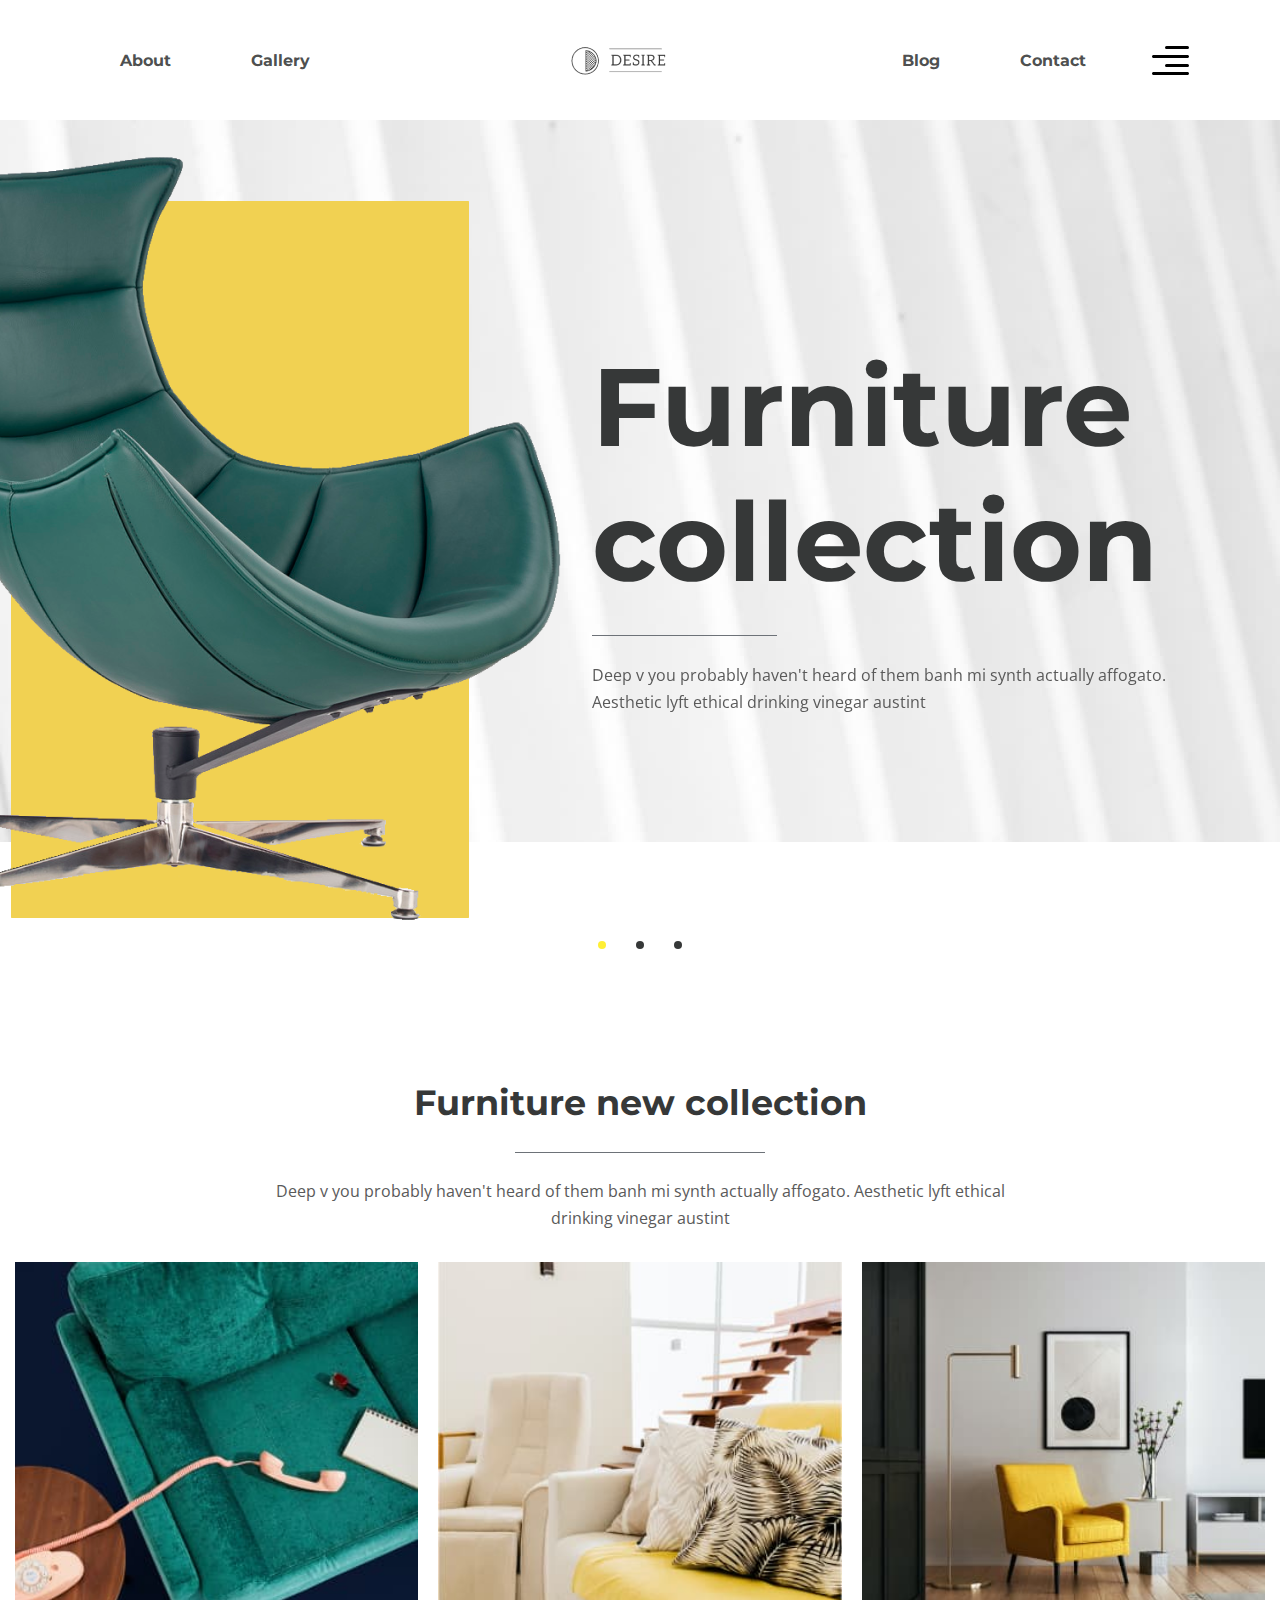
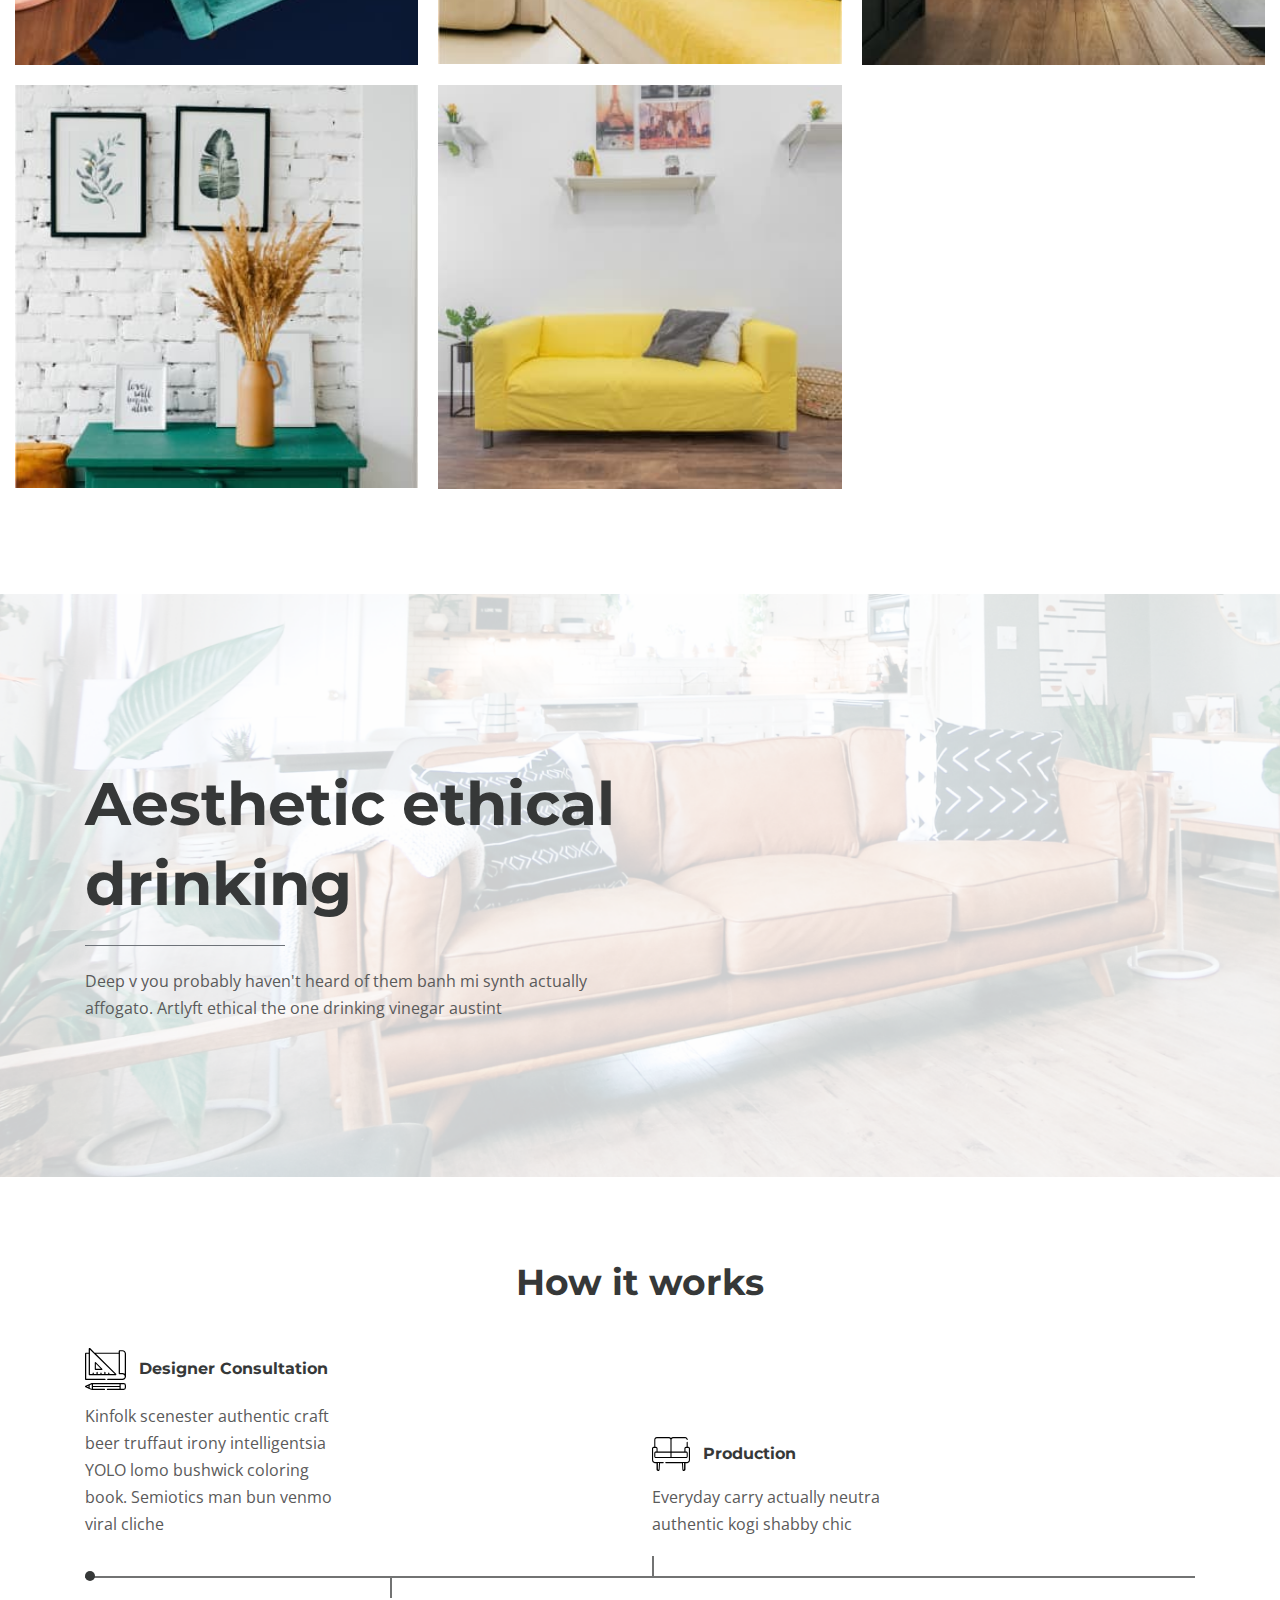
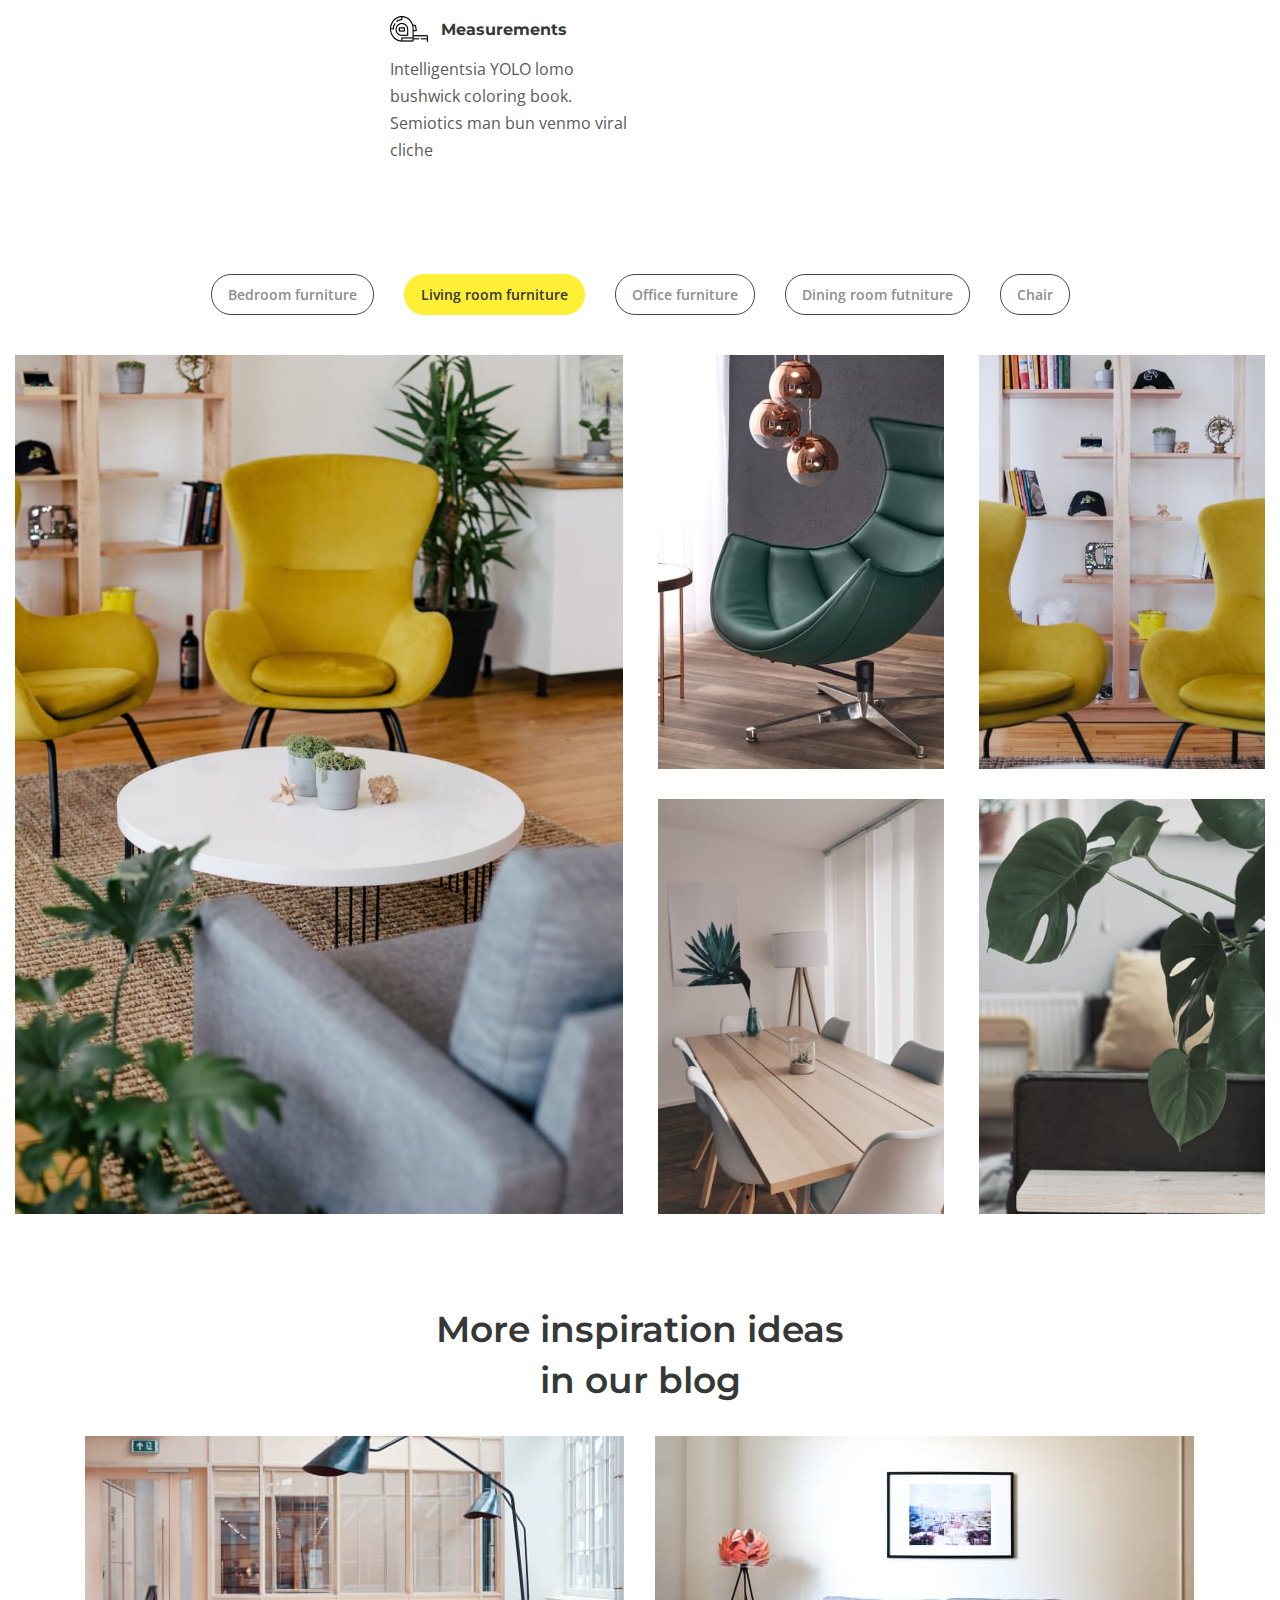
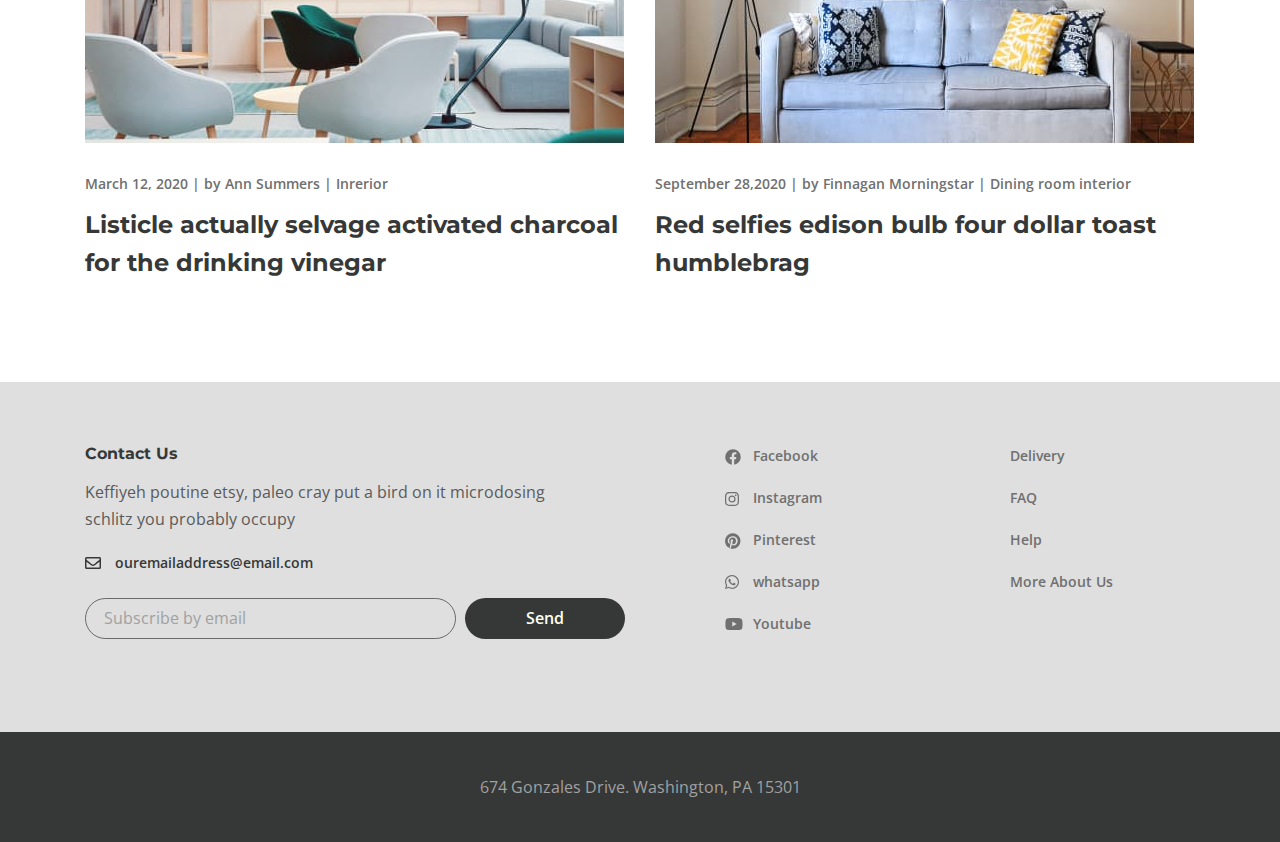
<file: index.html>
<!DOCTYPE html>
<html lang="en">

<head>
	<meta charset="UTF-8">
	<meta name="viewport" content="width=device-width, initial-scale=1.0">
	<title>Document</title>
	<link rel="preconnect" href="https://fonts.googleapis.com">
	<link rel="preconnect" href="https://fonts.gstatic.com" crossorigin>
	<link
		href="https://fonts.googleapis.com/css2?family=Montserrat:wght@700&family=Open+Sans:ital,wght@0,400;0,600;1,300&display=swap"
		rel="stylesheet">
	<link rel="stylesheet" href="css/style.min.css">
</head>

<body>
	<div class="wrapper">
		<header class="header">
			<div class="container">
				<div class="header__inner">
					<nav class="menu">
						<ul class="menu__list">
							<li class="menu__list-item">
								<a class="menu__list-link" href="about.html">About</a>
							</li>
							<li class="menu__list-item">
								<a href="gallery.html" class="menu__list-link">Gallery</a>
							</li>
						</ul>
					</nav>
					<a class="logo" href="index.html">
						<img src="images/logo.png" alt="logo">
					</a>
					<nav class="menu">
						<ul class="menu__list">
							<li class="menu__list-item">
								<a href="blog.html" class="menu__list-link">Blog</a>
							</li>
							<li class="menu__list-item">
								<a href="contacts.html" class="menu__list-link">Contact</a>
							</li>
						</ul>
					</nav>
					<button class="header__btn-menu">
						<span></span>
						<span></span>
						<span></span>
					</button>
					<button class="header__btn">
						<img src="images/icon_menu.svg" alt="icon__menu">
					</button>
					<div class="rightside-menu rightside-menu--close">
						<button class="rightside-menu__close">
							<img src="images/close.svg" alt="">
						</button>
						<div class="rightside-menu__content">
							<a class="rightside-menu__logo" href="#">
								<img src="images/logo-big.png" alt="logo">
							</a>
							<h4 class="rightside-menu__title">
								Furniture for life
							</h4>
							<p class="rightside-menu__text">
								Sustainable hot chicken skateboard, dreamcatcher meggings actually squid. Slow-carb
								everyday carry +1 art party microdosing, put a bird on it brooklyn
							</p>
							<img class="rightside-menu__images" src="images/content/rightside-img.jpg" alt="images">
						</div>
					</div>
				</div>
			</div>
		</header>

		<main class="main">

			<section class="top">
				<div class="top__inner">
					<div class="top__slider">
						<div class="top__slider-item">
							<img class="top__slider-img" src="images/content/slider-img.png" alt="images">
							<div class="top__slider-info">
								<h2 class="top__slider-title">
									Furniture
									collection
								</h2>
								<p class="top__slider-text">
									Deep v you probably haven't heard of them banh mi synth actually affogato.
									Aesthetic lyft ethical drinking vinegar austint
								</p>
							</div>
						</div>
						<div class="top__slider-item">
							<img class="top__slider-img" src="images/content/slider-img.png" alt="images">
							<div class="top__slider-info">
								<h2 class="top__slider-title">
									Furniture
									collection
								</h2>
								<p class="top__slider-text">
									Deep v you probably haven't heard of them banh mi synth actually affogato.
									Aesthetic lyft ethical drinking vinegar austint
								</p>
							</div>
						</div>
						<div class="top__slider-item">
							<img class="top__slider-img" src="images/content/slider-img.png" alt="images">
							<div class="top__slider-info">
								<h2 class="top__slider-title">
									Furniture
									collection
								</h2>
								<p class="top__slider-text">
									Deep v you probably haven't heard of them banh mi synth actually affogato.
									Aesthetic lyft ethical drinking vinegar austint
								</p>
							</div>
						</div>
					</div>
				</div>
			</section>

			<section class="new-collection">
				<div class="container-fluid">
					<h3 class="new-collection__title">
						Furniture new collection
					</h3>
					<p class="new-collection__text">
						Deep v you probably haven't heard of them banh mi synth actually affogato. Aesthetic lyft
						ethical drinking vinegar austint
					</p>
					<div class="collection">
						<a class="collection__item" href="#">
							<img class="collection__images" src="images/content/collection-1.jpg" alt="images">
							<div class="collection__info">
								<h6 class="collection__info-title">
									Truffaut literally trust
								</h6>
								<p class="collection__info-text">
									Living room furntiture | Chair
								</p>
							</div>
						</a>
						<a class="collection__item" href="#">
							<img class="collection__images" src="images/content/collection-2.jpg" alt="images">
							<div class="collection__info">
								<h6 class="collection__info-title">
									Truffaut literally trust
								</h6>
								<p class="collection__info-text">
									Living room furntiture | Chair
								</p>
							</div>
						</a>
						<a class="collection__item" href="#">
							<img class="collection__images" src="images/content/collection-3.jpg" alt="images">
							<div class="collection__info">
								<h6 class="collection__info-title">
									Truffaut literally trust
								</h6>
								<p class="collection__info-text">
									Living room furntiture | Chair
								</p>
							</div>
						</a>
						<a class="collection__item" href="#">
							<img class="collection__images" src="images/content/collection-4.jpg" alt="images">
							<div class="collection__info">
								<h6 class="collection__info-title">
									Truffaut literally trust
								</h6>
								<p class="collection__info-text">
									Living room furntiture | Chair
								</p>
							</div>
						</a>
						<a class="collection__item" href="#">
							<img class="collection__images" src="images/content/collection-5.jpg" alt="images">
							<div class="collection__info">
								<h6 class="collection__info-title">
									Truffaut literally trust
								</h6>
								<p class="collection__info-text">
									Living room furntiture | Chair
								</p>
							</div>
						</a>
					</div>
				</div>
			</section>

			<section class="decor">
				<div class="container">
					<h2 class="decor__title">
						Aesthetic
						ethical drinking
					</h2>
					<p class="decor__text">
						Deep v you probably haven't heard of them banh mi synth actually affogato. Artlyft ethical the
						one drinking vinegar austint
					</p>
				</div>
			</section>

			<section class="works-path">
				<div class="container">
					<h3 class="works-path__title">
						How it works
					</h3>
					<div class="works-path__items-box">
						<div class="works-path__item works-path__item--consultation">
							<img class="works-path__item-img" src="images/grtools.svg" alt="#">
							<h6 class="works-path__item-title">Designer Consultation</h6>
							<p class="works-path__item-text">Kinfolk scenester authentic craft beer truffaut irony
								intelligentsia YOLO lomo bushwick coloring book. Semiotics man bun venmo viral cliche
							</p>
						</div>
						<div class="works-path__item works-path__item--production">
							<img class="works-path__item-img" src="images/sofa.svg" alt="#">
							<h6 class="works-path__item-title">Production</h6>
							<p class="works-path__item-text">Everyday carry actually neutra authentic kogi shabby chic
							</p>
						</div>
					</div>
					<div class="works-path__item works-path__item-measuring">
						<img class="works-path__item-img" src="images/measuring-tape.png" alt="#">
						<h6 class="works-path__item-title">Measurements</h6>
						<p class="works-path__item-text">Intelligentsia YOLO lomo bushwick coloring book. Semiotics
							man bun venmo viral cliche</p>
					</div>

				</div>
			</section>

			<div class="gallery">
				<div class="container-fluid">
					<div class="gallery__buttons">
						<button class="gallery__btn" data-filter=".bedroom">Bedroom furniture</button>
						<button class="gallery__btn" data-filter=".living">Living room furniture</button>
						<button class="gallery__btn" data-filter=".office">Office furniture</button>
						<button class="gallery__btn" data-filter=".dining">Dining room futniture</button>
						<button class="gallery__btn" data-filter=".chair">Chair</button>
					</div>
					<div class="gallery__inner">

						<div class="gallery__items mix bedroom">
							<a href="#" class="gallery__item"><img src="images/gallery/1.jpg" alt="images"></a>
							<a href="#" class="gallery__item"><img src="images/gallery/2.jpg" alt="images"></a>
							<a href="#" class="gallery__item"><img src="images/gallery/3.jpg" alt="images"></a>
							<a href="#" class="gallery__item"><img src="images/gallery/4.jpg" alt="images"></a>
							<a href="#" class="gallery__item"><img src="images/gallery/5.jpg" alt="images"></a>
						</div>
						<div class="gallery__items mix living">
							<a href="#" class="gallery__item"><img src="images/gallery/1.jpg" alt="images"></a>
							<a href="#" class="gallery__item"><img src="images/gallery/2.jpg" alt="images"></a>
							<a href="#" class="gallery__item"><img src="images/gallery/3.jpg" alt="images"></a>
							<a href="#" class="gallery__item"><img src="images/gallery/4.jpg" alt="images"></a>
							<a href="#" class="gallery__item"><img src="images/gallery/5.jpg" alt="images"></a>
						</div>
						<div class="gallery__items mix office">
							<a href="#" class="gallery__item"><img src="images/gallery/1.jpg" alt="images"></a>
							<a href="#" class="gallery__item"><img src="images/gallery/2.jpg" alt="images"></a>
							<a href="#" class="gallery__item"><img src="images/gallery/3.jpg" alt="images"></a>
							<a href="#" class="gallery__item"><img src="images/gallery/4.jpg" alt="images"></a>
							<a href="#" class="gallery__item"><img src="images/gallery/5.jpg" alt="images"></a>
						</div>
						<div class="gallery__items mix dining">
							<a href="#" class="gallery__item"><img src="images/gallery/1.jpg" alt="images"></a>
							<a href="#" class="gallery__item"><img src="images/gallery/2.jpg" alt="images"></a>
							<a href="#" class="gallery__item"><img src="images/gallery/3.jpg" alt="images"></a>
							<a href="#" class="gallery__item"><img src="images/gallery/4.jpg" alt="images"></a>
							<a href="#" class="gallery__item"><img src="images/gallery/5.jpg" alt="images"></a>
						</div>
						<div class="gallery__items mix chair">
							<a href="#" class="gallery__item"><img src="images/gallery/1.jpg" alt="images"></a>
							<a href="#" class="gallery__item"><img src="images/gallery/2.jpg" alt="images"></a>
							<a href="#" class="gallery__item"><img src="images/gallery/3.jpg" alt="images"></a>
							<a href="#" class="gallery__item"><img src="images/gallery/4.jpg" alt="images"></a>
							<a href="#" class="gallery__item"><img src="images/gallery/5.jpg" alt="images"></a>
						</div>

					</div>
				</div>
			</div>

			<section class="blog-box">
				<div class="container">
					<h3 class="blog-box__title">
						More inspiration ideas in our blog
					</h3>
					<div class="blog-box__items">
						<div class="blog-box__item">
							<a href="#" class="blog-box__img-link">
								<img class="blog-box__img" src="images/blog/1.jpg" alt="">
							</a>
							<div class="blog-box__links">
								<span class="blog-box__date">March 12, 2020 </span> |
								<a href="#" class="blog-box__author">by Ann Summers</a> |
								<a href="#" class="blog-box__theme">Inrerior </a>
							</div>
							<a href="#" class="blog-box__item-titlelink">
								<h4 class="blog-box__item-title">Listicle actually selvage activated charcoal for the
									drinking vinegar </h4>
							</a>
						</div>
						<div class="blog-box__item">
							<a href="#" class="blog-box__img-link">
								<img class="blog-box__img" src="images/blog/2.jpg" alt="">
							</a>
							<div class="blog-box__links">
								<span class="blog-box__date">September 28,2020</span> |
								<a href="#" class="blog-box__author">by Finnagan Morningstar </a> |
								<a href="#" class="blog-box__theme">Dining room interior</a>
							</div>
							<a href="#" class="blog-box__item-titlelink">
								<h4 class="blog-box__item-title">Red selfies edison bulb four dollar toast humblebrag
								</h4>
							</a>
						</div>
					</div>
				</div>
			</section>
		</main>

		<footer class="footer">
			<div class="footer__content">
				<div class="container">
					<div class="footer__inner">
						<div class="footer__info">
							<h6 class="footer__info-title">
								Contact Us
							</h6>
							<p class="footer__info-text">
								Keffiyeh poutine etsy, paleo cray put a bird on it microdosing schlitz you probably
								occupy
							</p>
							<a class="info-email" href="mailto:ouremailaddress@email.com">
								ouremailaddress@email.com
							</a>
							<form class="footer__form">
								<input class="footer__form-input" type="email" placeholder="Subscribe by email">
								<button class="footer__form-btn" type="submit">Send</button>
							</form>
						</div>
						<ul class="footer__social">
							<li class="footer__social-item">
								<a class="footer__social-link footer__social-link--facebook" href="#">
									Facebook
								</a>
							</li>
							<li class="footer__social-item">
								<a class="footer__social-link footer__social-link--instagram" href="#">
									Instagram
								</a>
							</li>
							<li class="footer__social-item">
								<a class="footer__social-link footer__social-link--pinterest" href="#">
									Pinterest
								</a>
							</li>
							<li class="footer__social-item">
								<a class="footer__social-link footer__social-link--whatsapp" href="#">
									whatsapp
								</a>
							</li>
							<li class="footer__social-item">
								<a class="footer__social-link footer__social-link--youtube" href="#">
									Youtube
								</a>
							</li>
						</ul>
						<nav class="footer__menu">
							<ul class="footer__menu-list">
								<li class="footer__menu-item">
									<a class="footer__menu-link" href="#">Delivery</a>
								</li>
								<li class="footer__menu-item">
									<a class="footer__menu-link" href="#">FAQ</a>
								</li>
								<li class="footer__menu-item">
									<a class="footer__menu-link" href="#">Help</a>
								</li>
								<li class="footer__menu-item">
									<a class="footer__menu-link" href="#">More About Us</a>
								</li>
							</ul>
						</nav>
					</div>
				</div>
			</div>
			<div class="footer__copyright">
				<div class="container">
					<p>674 Gonzales Drive. Washington, PA 15301</p>
				</div>
			</div>
		</footer>
	</div>



	<script src="js/main.min.js"></script>
</body>

</html>
</file>
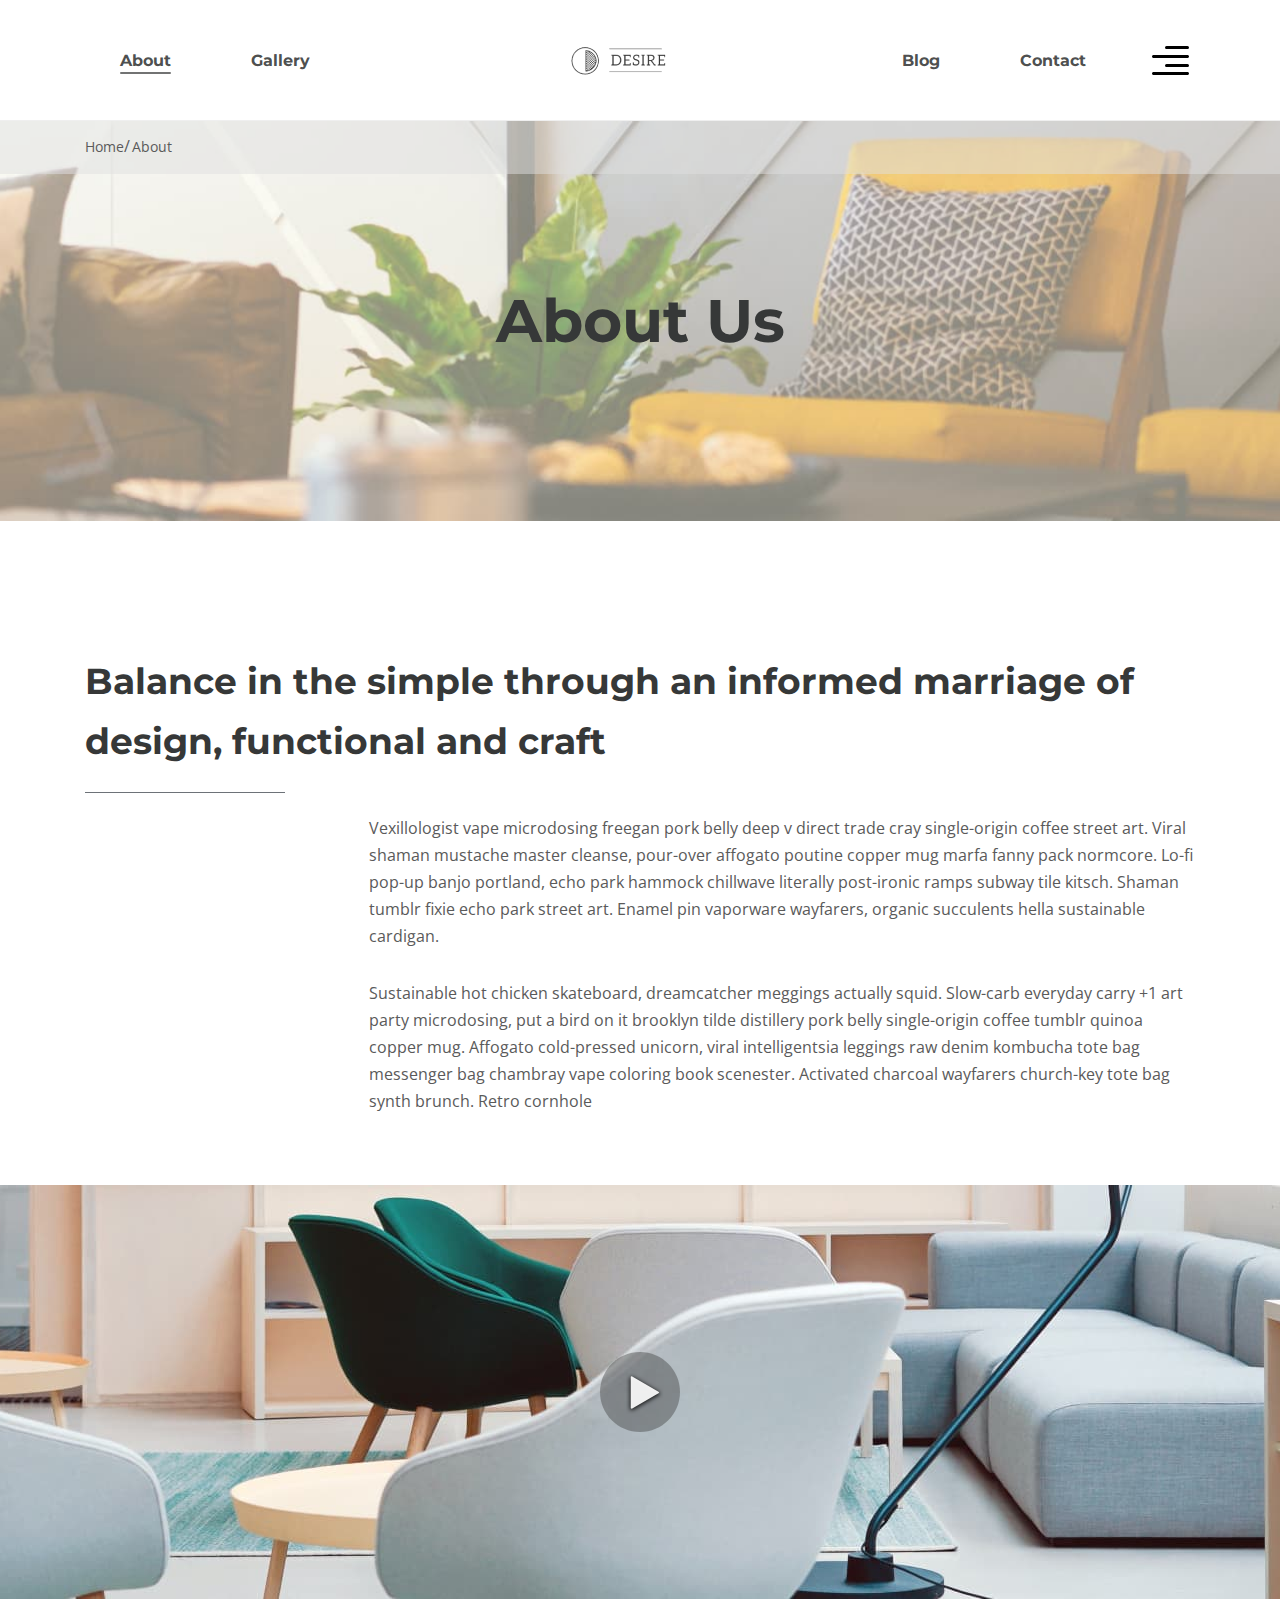
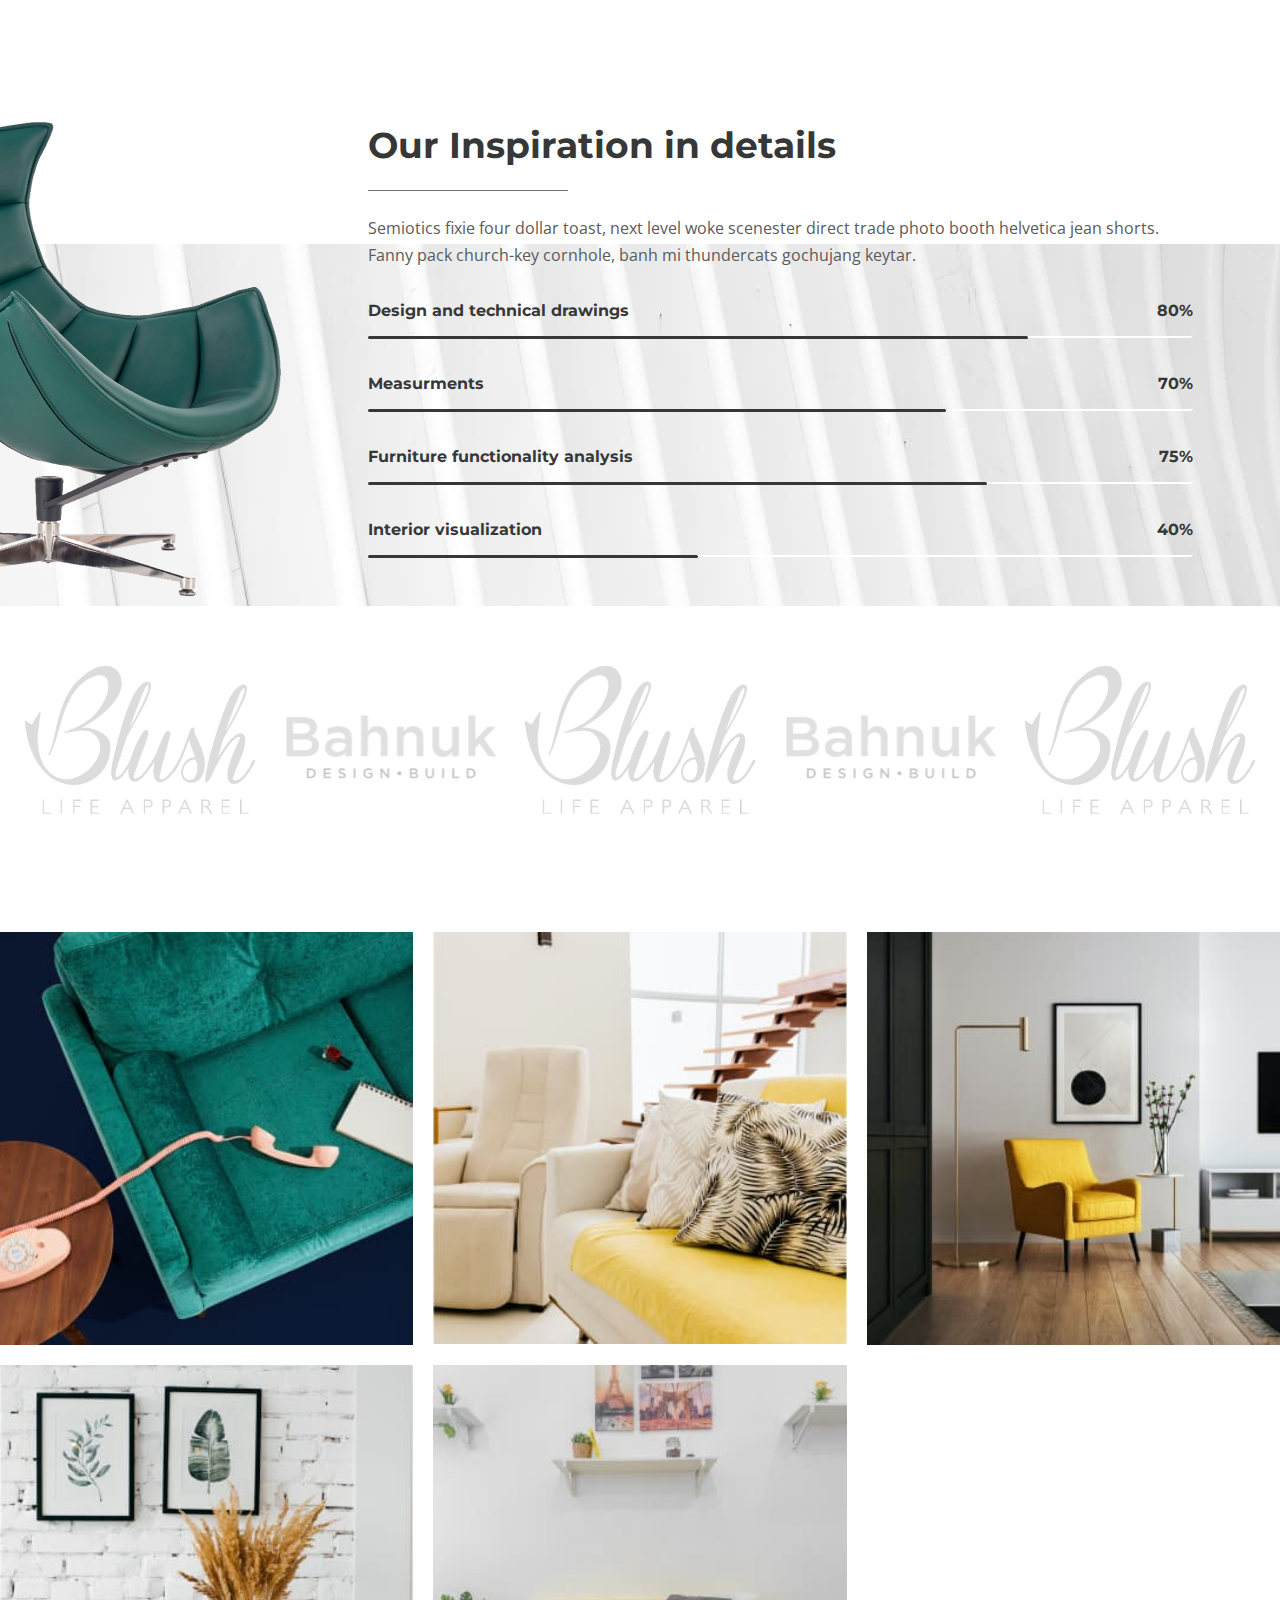
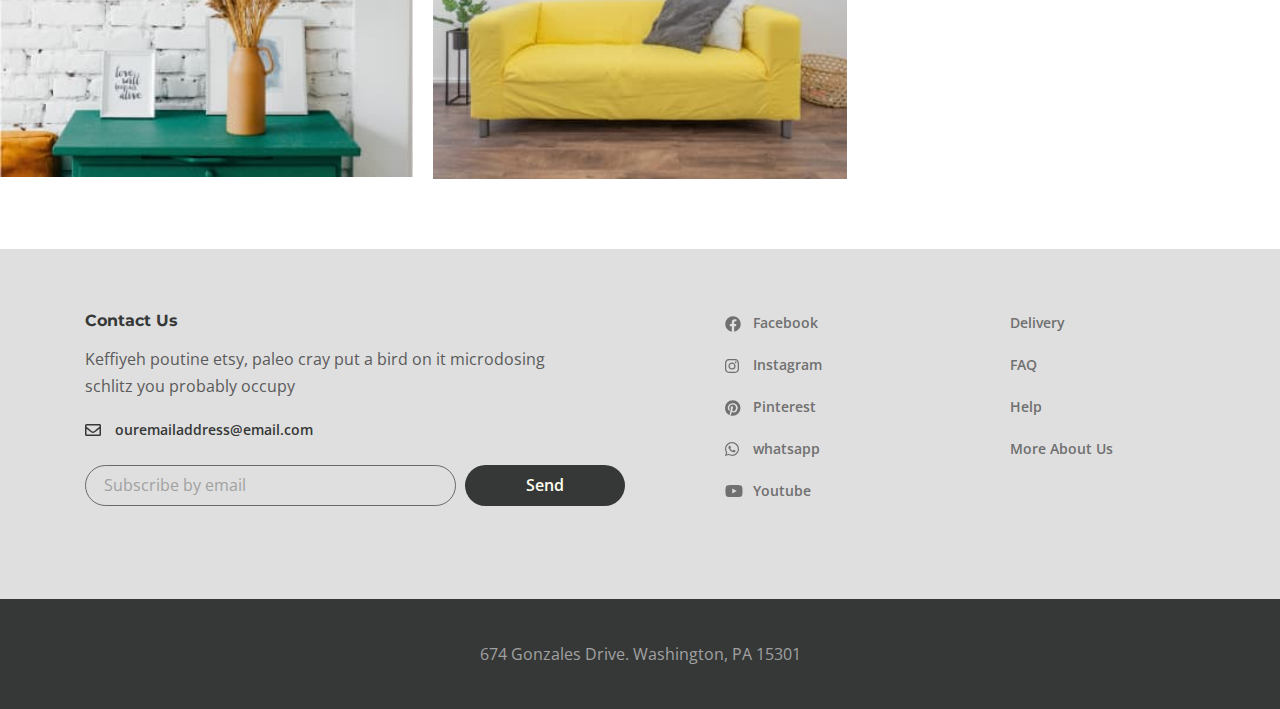
<file: about.html>
<!DOCTYPE html>
<html lang="en">

<head>
	<meta charset="UTF-8">
	<meta name="viewport" content="width=device-width, initial-scale=1.0">
	<title>Document</title>
	<link rel="preconnect" href="https://fonts.googleapis.com">
	<link rel="preconnect" href="https://fonts.gstatic.com" crossorigin>
	<link href="https://fonts.googleapis.com/css2?family=Montserrat:wght@700&family=Open+Sans:wght@400;600&display=swap"
		rel="stylesheet">
	<link rel="stylesheet" href="css/style.min.css">
</head>

<body>
	<div class="wrapper">
		<header class="header">
			<div class="container">
				<div class="header__inner">
					<nav class="menu">
						<ul class="menu__list">
							<li class="menu__list-item">
								<a class="menu__list-link menu__list-link--active" href="#">About</a>
							</li>
							<li class="menu__list-item">
								<a href="gallery.html" class="menu__list-link">Gallery</a>
							</li>
						</ul>
					</nav>
					<a class="logo" href="index.html">
						<img src="images/logo.png" alt="logo">
					</a>
					<nav class="menu">
						<ul class="menu__list">
							<li class="menu__list-item">
								<a href="blog.html" class="menu__list-link">Blog</a>
							</li>
							<li class="menu__list-item">
								<a href="contacts.html" class="menu__list-link">Contact</a>
							</li>
						</ul>
					</nav>
					<button class="header__btn-menu">
						<span></span>
						<span></span>
						<span></span>
					</button>
					<button class="header__btn">
						<img src="images/icon_menu.svg" alt="icon__menu">
					</button>
					<div class="rightside-menu rightside-menu--close">
						<button class="rightside-menu__close">
							<img src="images/close.svg" alt="">
						</button>
						<div class="rightside-menu__content">
							<a class="rightside-menu__logo" href="#">
								<img src="images/logo-big.png" alt="logo">
							</a>
							<h4 class="rightside-menu__title">
								Furniture for life
							</h4>
							<p class="rightside-menu__text">
								Sustainable hot chicken skateboard, dreamcatcher meggings actually squid. Slow-carb
								everyday carry +1 art party microdosing, put a bird on it brooklyn
							</p>
							<img class="rightside-menu__images" src="images/content/rightside-img.jpg" alt="images">
						</div>
					</div>
				</div>
			</div>
		</header>

		<main class="main">
			<div class="breadcrumbs">
				<div class="container">
					<ul class="breadcrumbs__list">
						<li class="breadcrumbs__item"><a href="index.html" class="breadcrumbs__link">Home</a></li>
						<li class="breadcrumbs__item"><span href="about.html" class="breadcrumbs__link">About</span>
						</li>
					</ul>
				</div>
			</div>

			<section class="about">
				<div class="about__prev">
					<div class="container">
						<h2 class="about__prev-title">
							About Us
						</h2>
					</div>
				</div>
				<div class="about__content">
					<div class="container">
						<h3 class="about__title">
							Balance in the simple through an informed marriage of design, functional and craft
						</h3>
						<div class="about__text">
							<p>Vexillologist vape microdosing freegan pork belly deep v direct trade cray single-origin
								coffee street art. Viral shaman mustache master cleanse, pour-over affogato poutine
								copper
								mug marfa fanny pack normcore. Lo-fi pop-up banjo portland, echo park hammock chillwave
								literally post-ironic ramps subway tile kitsch. Shaman tumblr fixie echo park street
								art.
								Enamel pin vaporware wayfarers, organic succulents hella sustainable cardigan.
							</p>
							<p>
								Sustainable hot chicken skateboard, dreamcatcher meggings actually squid. Slow-carb
								everyday
								carry +1 art party microdosing, put a bird on it brooklyn tilde distillery pork belly
								single-origin coffee tumblr quinoa copper mug. Affogato cold-pressed unicorn, viral
								intelligentsia leggings raw denim kombucha tote bag messenger bag chambray vape coloring
								book scenester. Activated charcoal wayfarers church-key tote bag synth brunch. Retro
								cornhole
							</p>
						</div>
					</div>
				</div>
				<div class="about__popup">
					<a class="about__popup-play" data-fancybox href="https://youtu.be/ELeEIeCLSY8">
						<img class="about__popup-imgbtn" src="images/play-button.svg" alt="play-button">
					</a>
				</div>
			</section>

			<section class="inspiration">
				<div class="container-fluid">
					<div class="inspiration__inner">
						<img class="inspiration__images" src="images/inspr-decor.png" alt="decor">
						<div class="inspiration__content">
							<h3 class="inspiration__title">Our Inspiration in details</h3>
							<p class="inspiration__text">
								Semiotics fixie four dollar toast, next level woke scenester direct trade photo booth
								helvetica jean shorts. Fanny pack church-key cornhole, banh mi thundercats gochujang
								keytar.
							</p>
							<ul class="inspiration__list">
								<li class="inspiration__item">
									<div class="inspiration__item-content">
										<p class="inspiration__item-text">Design and technical drawings</p>
										<p class="inspiration__item-num">80%</p>
									</div>
									<div class="inspiration__line" style="width: 80%;"></div>
								</li>
								<li class="inspiration__item">
									<div class="inspiration__item-content">
										<p class="inspiration__item-text">Measurments</p>
										<p class="inspiration__item-num">70%</p>
									</div>
									<div class="inspiration__line" style="width: 70%;"></div>
								</li>
								<li class="inspiration__item">
									<div class="inspiration__item-content">
										<p class="inspiration__item-text">Furniture functionality analysis</p>
										<p class="inspiration__item-num">75%</p>
									</div>
									<div class="inspiration__line" style="width: 75%;"></div>
								</li>
								<li class="inspiration__item">
									<div class="inspiration__item-content">
										<p class="inspiration__item-text">Interior visualization</p>
										<p class="inspiration__item-num">40%</p>
									</div>
									<div class="inspiration__line" style="width: 40%;"></div>
								</li>
							</ul>
						</div>
					</div>
				</div>
			</section>

			<div class="partners">
				<div class="container-fluid">
					<div class="partners__items">
						<img class="partners__item" src="images/partners/part-1.svg" alt="partners">
						<img class="partners__item" src="images/partners/part-2.svg" alt="partners">
						<img class="partners__item" src="images/partners/part-1.svg" alt="partners">
						<img class="partners__item" src="images/partners/part-2.svg" alt="partners">
						<img class="partners__item" src="images/partners/part-1.svg" alt="partners">
					</div>
				</div>
			</div>

			<div class="collection">
				<a class="collection__item" href="#">
					<img class="collection__images" src="images/content/collection-1.jpg" alt="images">
					<div class="collection__info">
						<h6 class="collection__info-title">
							Truffaut literally trust
						</h6>
						<p class="collection__info-text">
							Living room furntiture | Chair
						</p>
					</div>
				</a>
				<a class="collection__item" href="#">
					<img class="collection__images" src="images/content/collection-2.jpg" alt="images">
					<div class="collection__info">
						<h6 class="collection__info-title">
							Truffaut literally trust
						</h6>
						<p class="collection__info-text">
							Living room furntiture | Chair
						</p>
					</div>
				</a>
				<a class="collection__item" href="#">
					<img class="collection__images" src="images/content/collection-3.jpg" alt="images">
					<div class="collection__info">
						<h6 class="collection__info-title">
							Truffaut literally trust
						</h6>
						<p class="collection__info-text">
							Living room furntiture | Chair
						</p>
					</div>
				</a>
				<a class="collection__item" href="#">
					<img class="collection__images" src="images/content/collection-4.jpg" alt="images">
					<div class="collection__info">
						<h6 class="collection__info-title">
							Truffaut literally trust
						</h6>
						<p class="collection__info-text">
							Living room furntiture | Chair
						</p>
					</div>
				</a>
				<a class="collection__item" href="#">
					<img class="collection__images" src="images/content/collection-5.jpg" alt="images">
					<div class="collection__info">
						<h6 class="collection__info-title">
							Truffaut literally trust
						</h6>
						<p class="collection__info-text">
							Living room furntiture | Chair
						</p>
					</div>
				</a>
			</div>
		</main>

		<footer class="footer">
			<div class="footer__content">
				<div class="container">
					<div class="footer__inner">
						<div class="footer__info">
							<h6 class="footer__info-title">
								Contact Us
							</h6>
							<p class="footer__info-text">
								Keffiyeh poutine etsy, paleo cray put a bird on it microdosing schlitz you probably
								occupy
							</p>
							<a class="info-email" href="mailto:ouremailaddress@email.com">
								ouremailaddress@email.com
							</a>
							<form class="footer__form">
								<input class="footer__form-input" type="email" placeholder="Subscribe by email">
								<button class="footer__form-btn" type="submit">Send</button>
							</form>
						</div>
						<ul class="footer__social">
							<li class="footer__social-item">
								<a class="footer__social-link footer__social-link--facebook" href="#">
									Facebook
								</a>
							</li>
							<li class="footer__social-item">
								<a class="footer__social-link footer__social-link--instagram" href="#">
									Instagram
								</a>
							</li>
							<li class="footer__social-item">
								<a class="footer__social-link footer__social-link--pinterest" href="#">
									Pinterest
								</a>
							</li>
							<li class="footer__social-item">
								<a class="footer__social-link footer__social-link--whatsapp" href="#">
									whatsapp
								</a>
							</li>
							<li class="footer__social-item">
								<a class="footer__social-link footer__social-link--youtube" href="#">
									Youtube
								</a>
							</li>
						</ul>
						<nav class="footer__menu">
							<ul class="footer__menu-list">
								<li class="footer__menu-item">
									<a class="footer__menu-link" href="#">Delivery</a>
								</li>
								<li class="footer__menu-item">
									<a class="footer__menu-link" href="#">FAQ</a>
								</li>
								<li class="footer__menu-item">
									<a class="footer__menu-link" href="#">Help</a>
								</li>
								<li class="footer__menu-item">
									<a class="footer__menu-link" href="#">More About Us</a>
								</li>
							</ul>
						</nav>
					</div>
				</div>
			</div>
			<div class="footer__copyright">
				<div class="container">
					<p>674 Gonzales Drive. Washington, PA 15301</p>
				</div>
			</div>
		</footer>
	</div>



	<script src="js/main.min.js"></script>
</body>

</html>
</file>
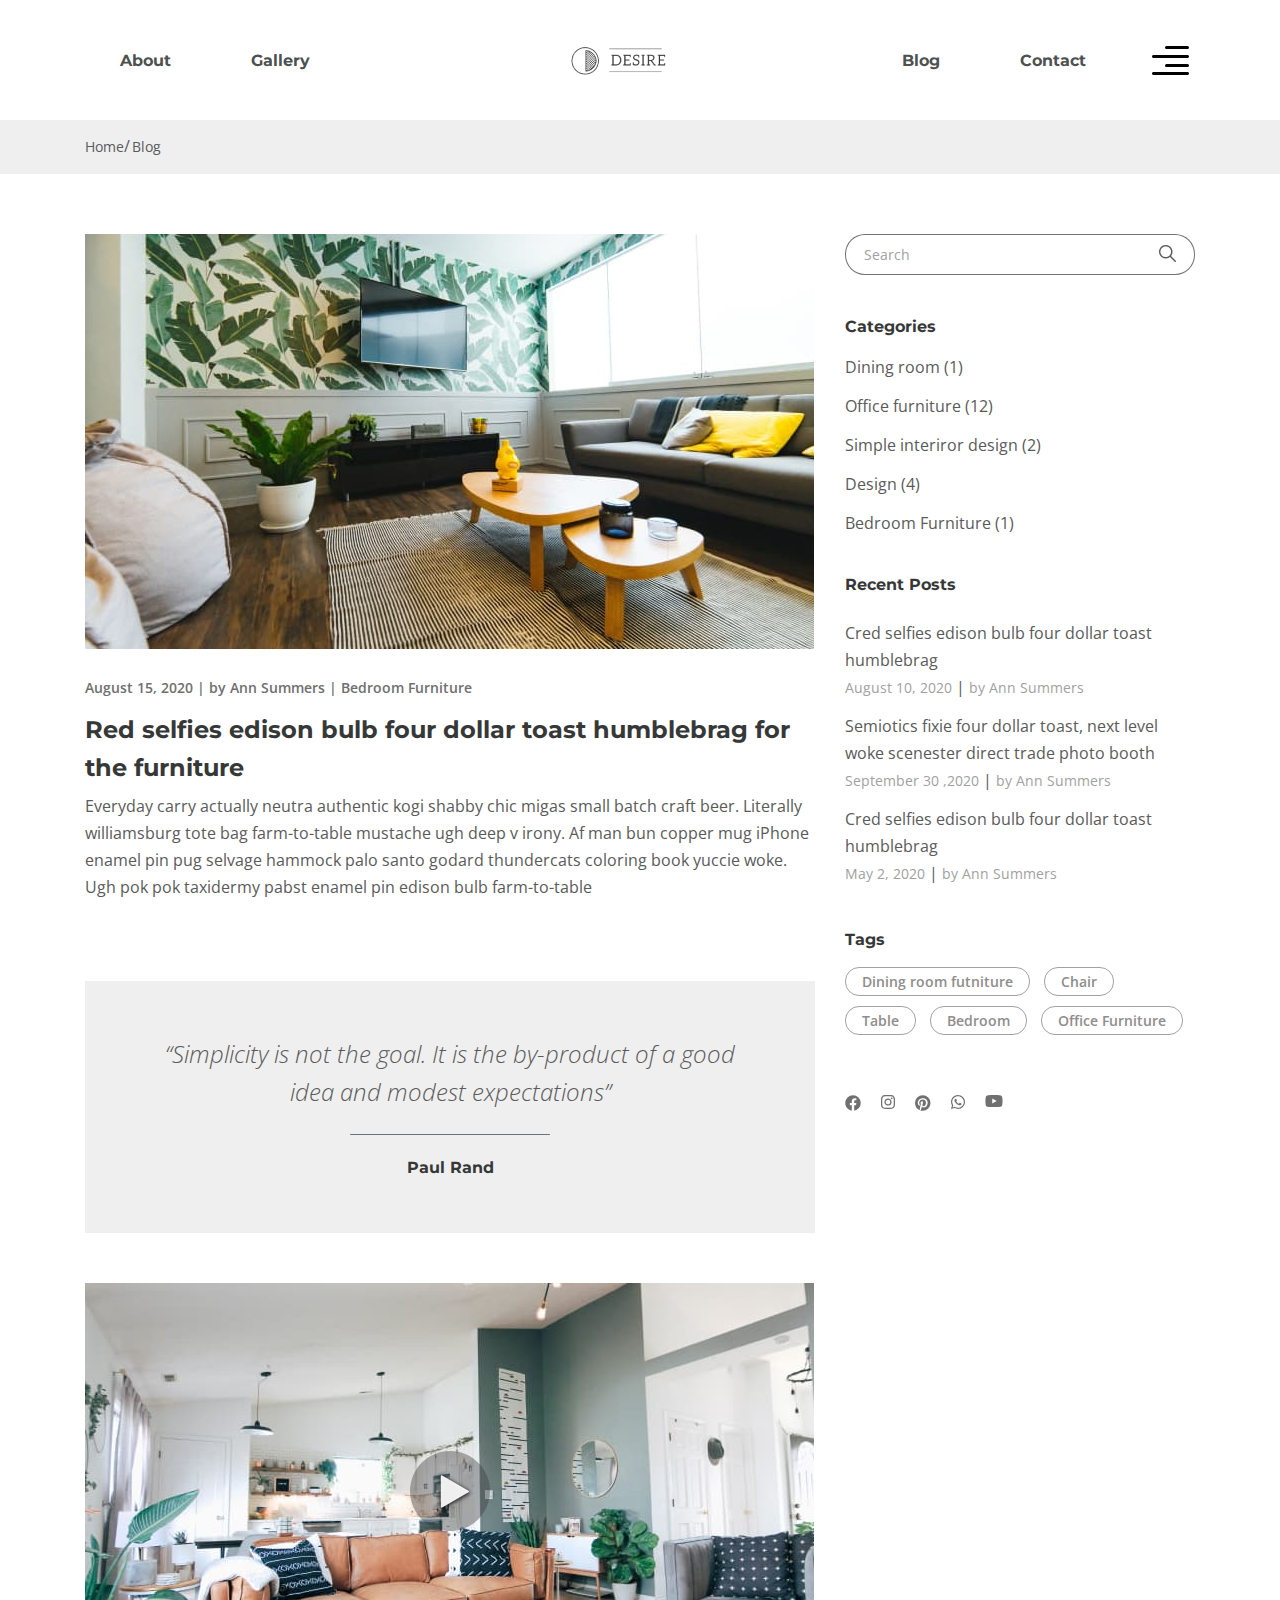
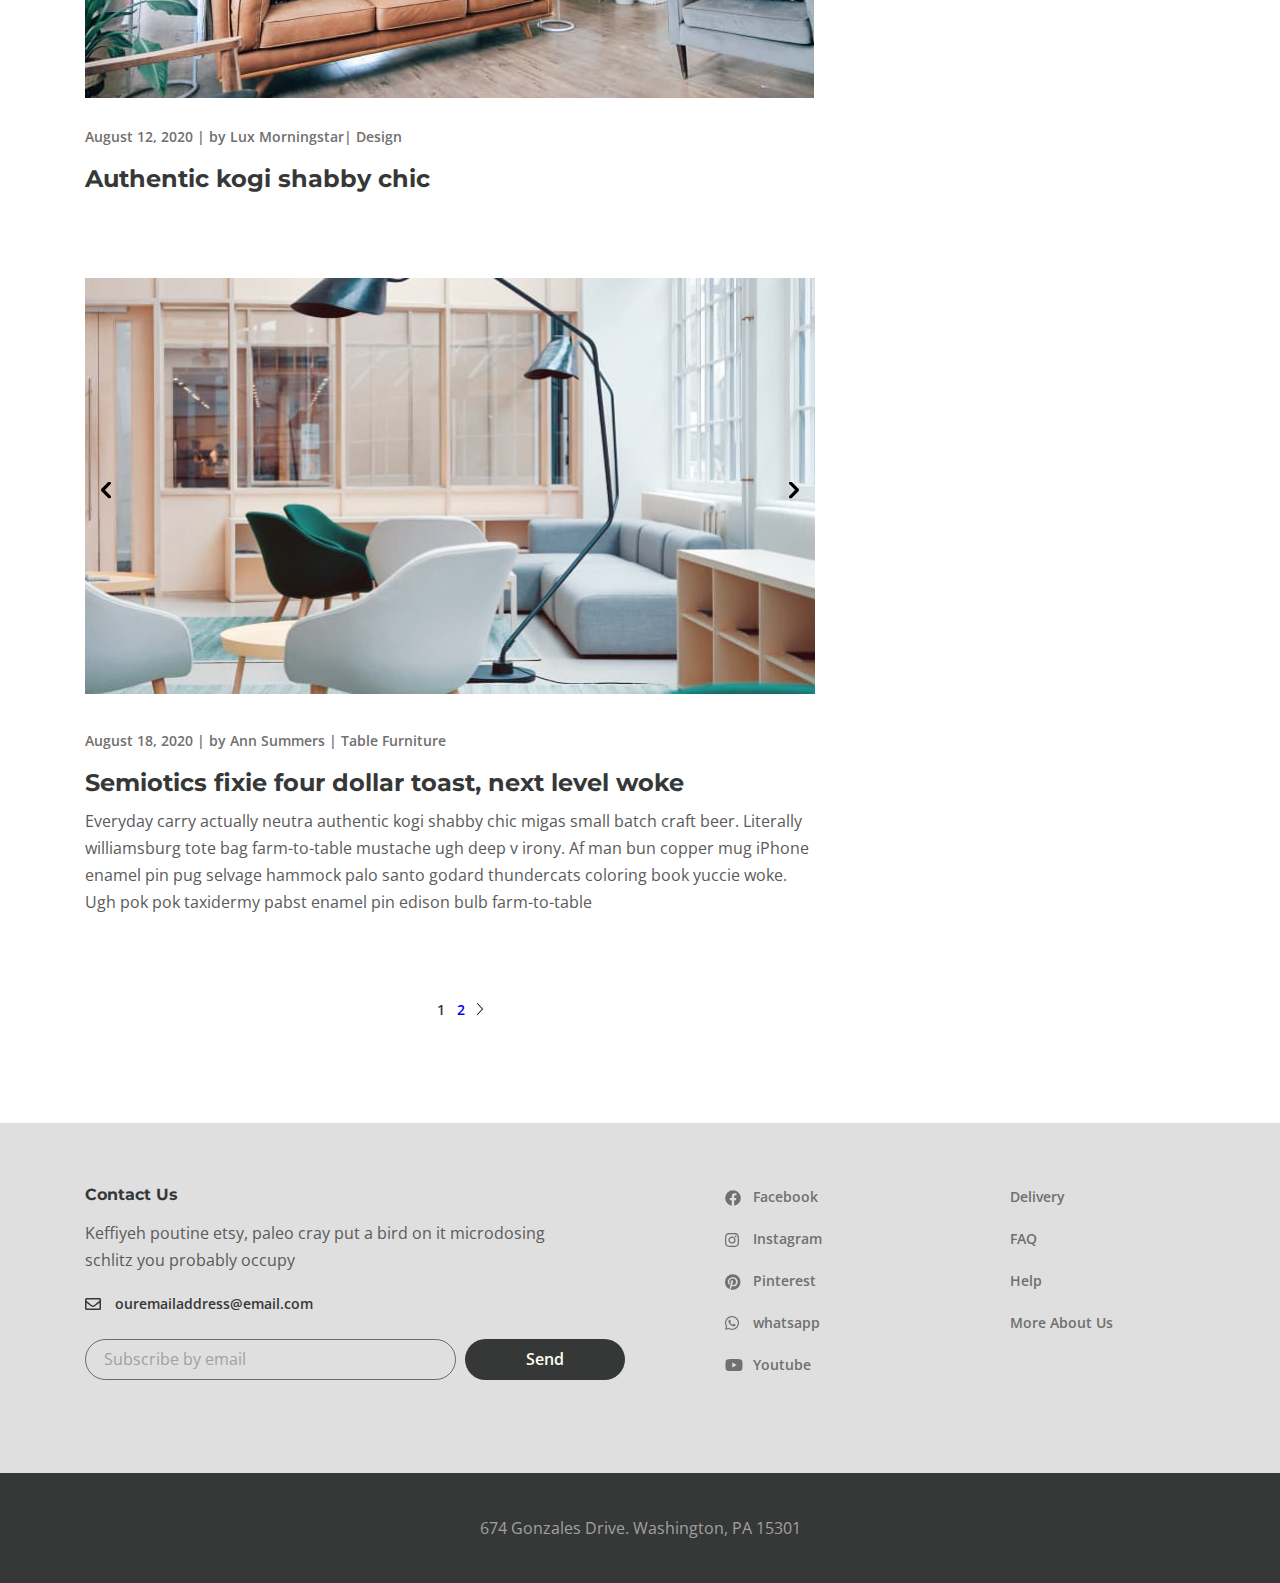
<file: blog.html>
<!DOCTYPE html>
<html lang="en">

<head>
	<meta charset="UTF-8">
	<meta name="viewport" content="width=device-width, initial-scale=1.0">
	<title>Document</title>
	<link rel="preconnect" href="https://fonts.googleapis.com">
	<link rel="preconnect" href="https://fonts.gstatic.com" crossorigin>
	<link
		href="https://fonts.googleapis.com/css2?family=Montserrat:wght@700&family=Open+Sans:ital,wght@0,400;0,600;1,300&display=swap"
		rel="stylesheet">
	<link rel="stylesheet" href="css/style.min.css">
</head>

<body>
	<div class="wrapper">
		<header class="header">
			<div class="container">
				<div class="header__inner">
					<nav class="menu">
						<ul class="menu__list">
							<li class="menu__list-item">
								<a class="menu__list-link" href="#">About</a>
							</li>
							<li class="menu__list-item">
								<a href="#" class="menu__list-link">Gallery</a>
							</li>
						</ul>
					</nav>
					<a class="logo" href="">
						<img src="images/logo.png" alt="logo">
					</a>
					<nav class="menu">
						<ul class="menu__list">
							<li class="menu__list-item">
								<a href="#" class="menu__list-link">Blog</a>
							</li>
							<li class="menu__list-item">
								<a href="contacts.html" class="menu__list-link">Contact</a>
							</li>
						</ul>
					</nav>
					<button class="header__btn-menu">
						<span></span>
						<span></span>
						<span></span>
					</button>
					<button class="header__btn">
						<img src="images/icon_menu.svg" alt="icon__menu">
					</button>
					<div class="rightside-menu rightside-menu--close">
						<button class="rightside-menu__close">
							<img src="images/close.svg" alt="">
						</button>
						<div class="rightside-menu__content">
							<a class="rightside-menu__logo" href="#">
								<img src="images/logo-big.png" alt="logo">
							</a>
							<h4 class="rightside-menu__title">
								Furniture for life
							</h4>
							<p class="rightside-menu__text">
								Sustainable hot chicken skateboard, dreamcatcher meggings actually squid. Slow-carb
								everyday carry +1 art party microdosing, put a bird on it brooklyn
							</p>
							<img class="rightside-menu__images" src="images/content/rightside-img.jpg" alt="images">
						</div>
					</div>
				</div>
			</div>
		</header>

		<main class="main">
			<div class="breadcrumbs">
				<div class="container">
					<ul class="breadcrumbs__list">
						<li class="breadcrumbs__item"><a href="#" class="breadcrumbs__link">Home</a></li>
						<li class="breadcrumbs__item"><span href="#" class="breadcrumbs__link">Blog</span></li>
					</ul>
				</div>
			</div>

			<section class="blog">
				<div class="container">
					<div class="blog__inner">

						<div class="blog__items">
							<div class="blog__item">
								<img class="blog__item-img" src="images/blog/big-1.jpg" alt="images">
								<div class="blog__item-info">
									<span class="blog__item-date">August 15, 2020</span> |
									<a class="blog__item-author" href="#">by Ann Summers </a>|
									<a class="blog__item-theme" href="#">Bedroom Furniture</a>
								</div>
								<a class="blog__item-link" href="#">
									<h3 class="blog__item-title">
										Red selfies edison bulb four dollar toast humblebrag for the furniture
									</h3>
								</a>
								<p class="blog__item-text">
									Everyday carry actually neutra authentic kogi shabby chic migas small batch craft
									beer. Literally williamsburg tote bag farm-to-table mustache ugh deep v irony. Af
									man bun copper mug iPhone enamel pin pug selvage hammock palo santo godard
									thundercats coloring book yuccie woke. Ugh pok pok taxidermy pabst enamel pin edison
									bulb farm-to-table
								</p>
							</div>

							<blockquote class="blog__blockquote">
								“Simplicity is not the goal. It is the by-product of a good idea and modest
								expectations”
								<div class="blog__blockquote-author">
									Paul Rand
								</div>
							</blockquote>

							<div class="blog__item article-popup">
								<div class="article-popup__box">
									<img class="blog__item-img" src="images/blog/big-2.jpg" alt="images">
									<a class="blog__item-popup" data-fancybox href="https://youtu.be/ELeEIeCLSY8">
										<img class="blog__item-play" src="images/play-button.svg" alt="play-button">
									</a>
								</div>
								<div class="blog__item-info">
									<span class="blog__item-date">August 12, 2020 </span> |
									<a class="blog__item-author" href="#">by Lux Morningstar</a>|
									<a class="blog__item-theme" href="#"> Design</a>
								</div>
								<a href="#" class="blog__item-link">
									<h3 class="blog__item-title">
										Authentic kogi shabby chic
									</h3>
								</a>
							</div>

							<div class="blog__item article-slider">
								<div class="article-slider__box">
									<img class="article-slider__img" src="images/blog/big-3.jpg" alt="images">
									<img class="article-slider__img" src="images/blog/big-3.jpg" alt="images">
									<img class="article-slider__img" src="images/blog/big-3.jpg" alt="images">
								</div>
								<div class="blog__item-info">
									<span class="blog__item-date">August 18, 2020</span> |
									<a class="blog__item-author" href="#">by Ann Summers </a>|
									<a class="blog__item-theme" href="#">Table Furniture</a>
								</div>
								<a href="#" class="blog__item-link">
									<h3 class="blog__item-title">
										Semiotics fixie four dollar toast, next level woke
									</h3>
								</a>
								<p class="blog__item-text">
									Everyday carry actually neutra authentic kogi shabby chic migas small batch craft
									beer. Literally williamsburg tote bag farm-to-table mustache ugh deep v irony. Af
									man bun copper mug iPhone enamel pin pug selvage hammock palo santo godard
									thundercats coloring book yuccie woke. Ugh pok pok taxidermy pabst enamel pin edison
									bulb farm-to-table
								</p>
							</div>
							<div class="pagination">
								<a class="pagination__arrow pagination__arrow--disabled" href="#">
									<img class="pagination__arrow-icon" src="images/arrow-left.svg" alt="arrow-icon">
								</a>
								<ul class="pagination__list">
									<li class="pagination__list-item">
										<a class="pagination__list-num pagination__list-num--active" href="#">1</a>
									</li>
									<li class="pagination__list-item">
										<a class="pagination__list-num" href="blog-one.html">2</a>
									</li>
								</ul>
								<a class="pagination__arrow" href="blog-one.html">
									<img class="pagination__arrow-icon" src="images/arrow-right.svg" alt="arrow-icon">
								</a>
							</div>
						</div>

						<aside class="aside">
							<form class="aside__search">
								<input class="aside__search-input" type="text" placeholder="Search">
								<button class="aside__search-btn" type="submit">
									<img src="images/search-icon.png" alt="">
								</button>
							</form>
							<div class="blog__category">
								<h6 class="blog__category-title">
									Categories
								</h6>
								<ul class="blog__category-list">
									<li class="blog__category-item">
										<a class="blog__category-link" href="#">
											Dining room (1)
										</a>
									</li>
									<li class="blog__category-item">
										<a class="blog__category-link" href="#">
											Office furniture (12)
										</a>
									</li>
									<li class="blog__category-item">
										<a class="blog__category-link" href="#">
											Simple interiror design (2)
										</a>
									</li>
									<li class="blog__category-item">
										<a class="blog__category-link" href="#">
											Design (4)
										</a>
									</li>
									<li class="blog__category-item">
										<a class="blog__category-link" href="#">
											Bedroom Furniture (1)
										</a>
									</li>
								</ul>
							</div>
							<div class="recent-posts">
								<h6 class="recent-posts__title">
									Recent Posts
								</h6>
								<ul class="recent-posts__list">
									<li class="recent-posts__item">
										<a class="recent-posts__item-title" href="#">Cred selfies edison bulb four
											dollar
											toast humblebrag</a>
										<span class="recent-posts__date">August 10, 2020 </span> |
										<a class="recent-posts__author" href="#">by Ann Summers</a>
									</li>
									<li class="recent-posts__item">
										<a class="recent-posts__item-title" href="#">Semiotics fixie four dollar toast,
											next level woke scenester direct trade photo booth</a>
										<span class="recent-posts__date">September 30 ,2020 </span>|
										<a class="recent-posts__author" href="#">by Ann Summers</a>
									</li>
									<li class="recent-posts__item">
										<a class="recent-posts__item-title" href="#">Cred selfies edison bulb four
											dollar
											toast humblebrag</a>
										<span class="recent-posts__date">May 2, 2020 </span> |
										<a class="recent-posts__author" href="#">by Ann Summers</a>
									</li>
								</ul>
							</div>
							<div class="blog__tags">
								<h5 class="blog__tags-title">Tags</h5>
								<a class="blog__tags-link" href="#">Dining room futniture</a>
								<a class="blog__tags-link" href="#">Chair</a>
								<a class="blog__tags-link" href="#">Table</a>
								<a class="blog__tags-link" href="#">Bedroom</a>
								<a class="blog__tags-link" href="#">Office Furniture</a>
							</div>
							<ul class="blog__social">
								<li class="blog__social-item">
									<a class="blog__social-link" href="#">
										<img class="blog__social-link" src="images/facebook.svg" alt="icon">
									</a>
								</li>
								<li class="blog__social-item">
									<a class="blog__social-link" href="#">
										<img class="blog__social-link" src="images/instagram.svg" alt="icon">
									</a>
								</li>
								<li class="blog__social-item">
									<a class="blog__social-link" href="#">
										<img class="blog__social-link" src="images/pinterest.svg" alt="icon">
									</a>
								</li>
								<li class="blog__social-item">
									<a class="blog__social-link" href="#">
										<img class="blog__social-link" src="images/whatsapp.svg" alt="icon">
									</a>
								</li>
								<li class="blog__social-item">
									<a class="blog__social-link" href="#">
										<img class="blog__social-link" src="images/youtube.svg" alt="icon">
									</a>
								</li>
							</ul>
						</aside>
					</div>
				</div>
			</section>


		</main>

		<footer class="footer">
			<div class="footer__content">
				<div class="container">
					<div class="footer__inner">
						<div class="footer__info">
							<h6 class="footer__info-title">
								Contact Us
							</h6>
							<p class="footer__info-text">
								Keffiyeh poutine etsy, paleo cray put a bird on it microdosing schlitz you probably
								occupy
							</p>
							<a class="info-email" href="mailto:ouremailaddress@email.com">
								ouremailaddress@email.com
							</a>
							<form class="footer__form">
								<input class="footer__form-input" type="email" placeholder="Subscribe by email">
								<button class="footer__form-btn" type="submit">Send</button>
							</form>
						</div>
						<ul class="footer__social">
							<li class="footer__social-item">
								<a class="footer__social-link footer__social-link--facebook" href="#">
									Facebook
								</a>
							</li>
							<li class="footer__social-item">
								<a class="footer__social-link footer__social-link--instagram" href="#">
									Instagram
								</a>
							</li>
							<li class="footer__social-item">
								<a class="footer__social-link footer__social-link--pinterest" href="#">
									Pinterest
								</a>
							</li>
							<li class="footer__social-item">
								<a class="footer__social-link footer__social-link--whatsapp" href="#">
									whatsapp
								</a>
							</li>
							<li class="footer__social-item">
								<a class="footer__social-link footer__social-link--youtube" href="#">
									Youtube
								</a>
							</li>
						</ul>
						<nav class="footer__menu">
							<ul class="footer__menu-list">
								<li class="footer__menu-item">
									<a class="footer__menu-link" href="#">Delivery</a>
								</li>
								<li class="footer__menu-item">
									<a class="footer__menu-link" href="#">FAQ</a>
								</li>
								<li class="footer__menu-item">
									<a class="footer__menu-link" href="#">Help</a>
								</li>
								<li class="footer__menu-item">
									<a class="footer__menu-link" href="#">More About Us</a>
								</li>
							</ul>
						</nav>
					</div>
				</div>
			</div>
			<div class="footer__copyright">
				<div class="container">
					<p>674 Gonzales Drive. Washington, PA 15301</p>
				</div>
			</div>
		</footer>
	</div>



	<script src="js/main.min.js"></script>
</body>

</html>
</file>
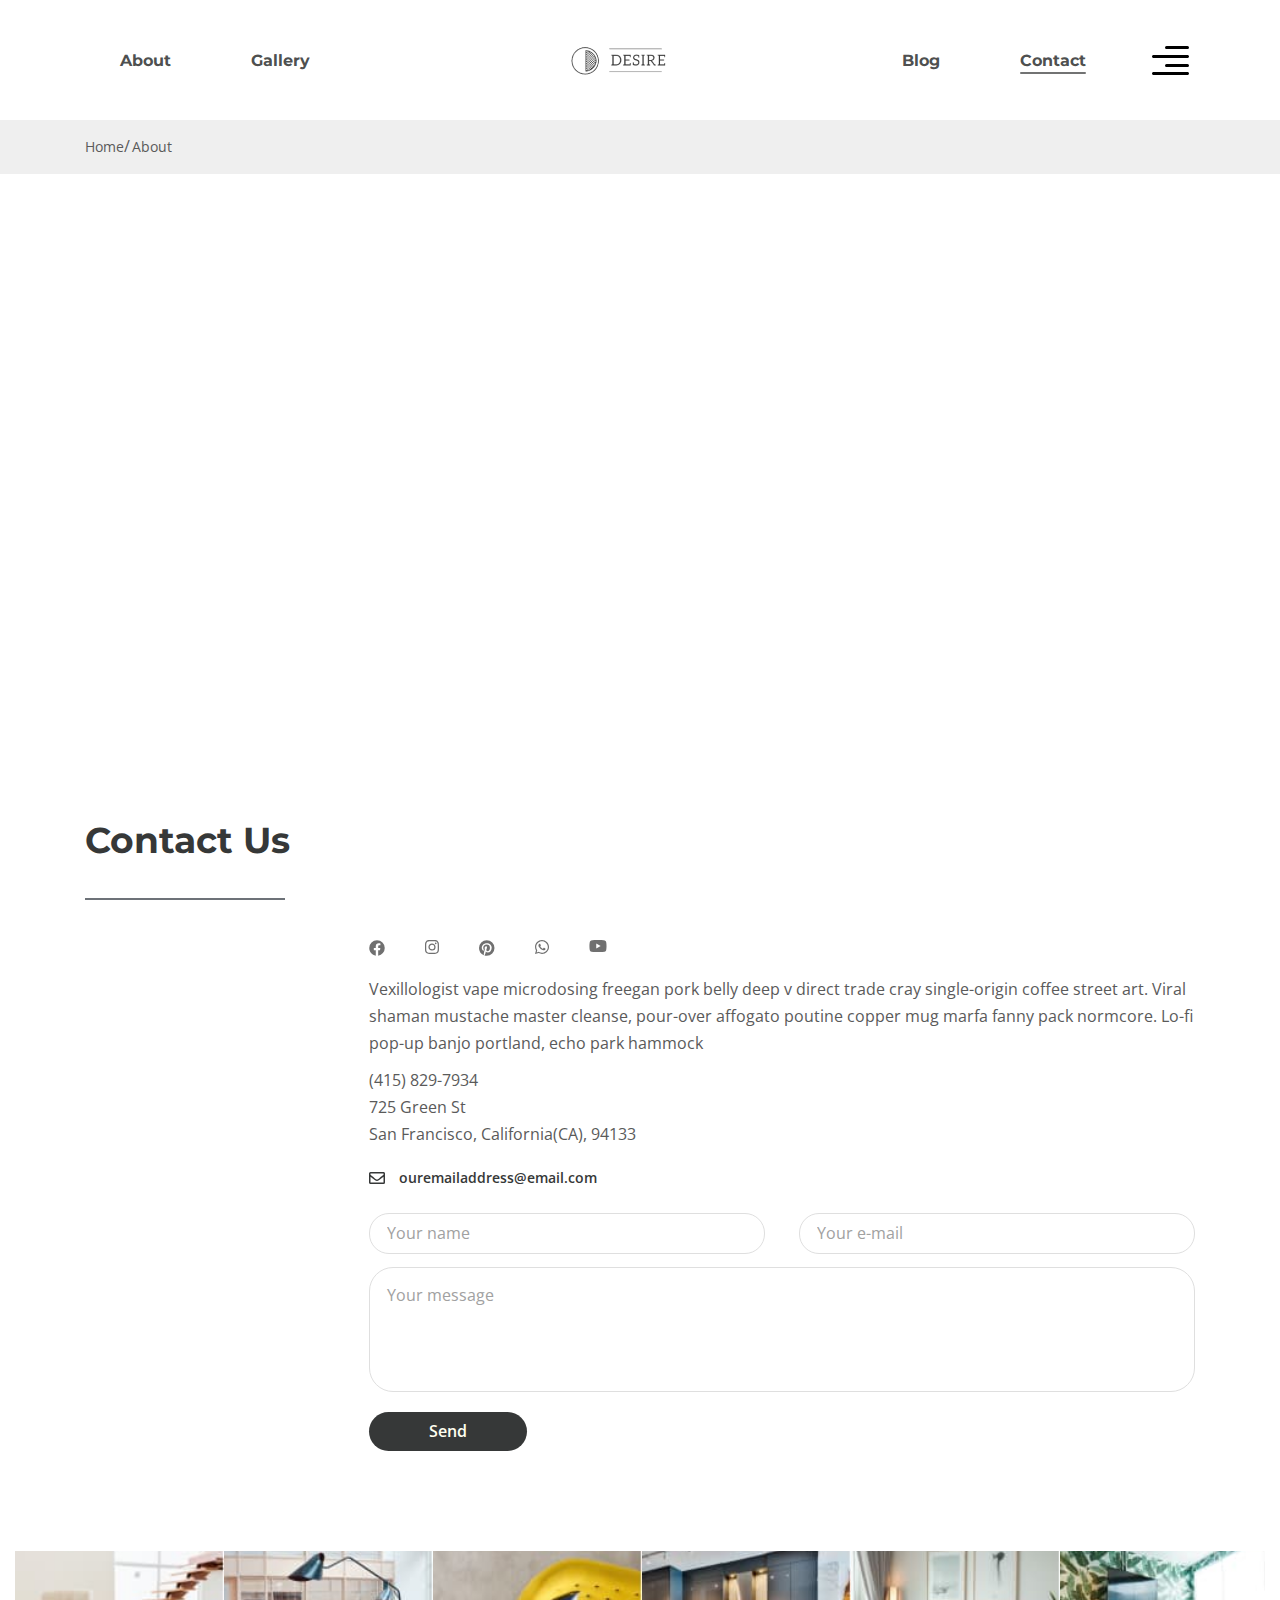
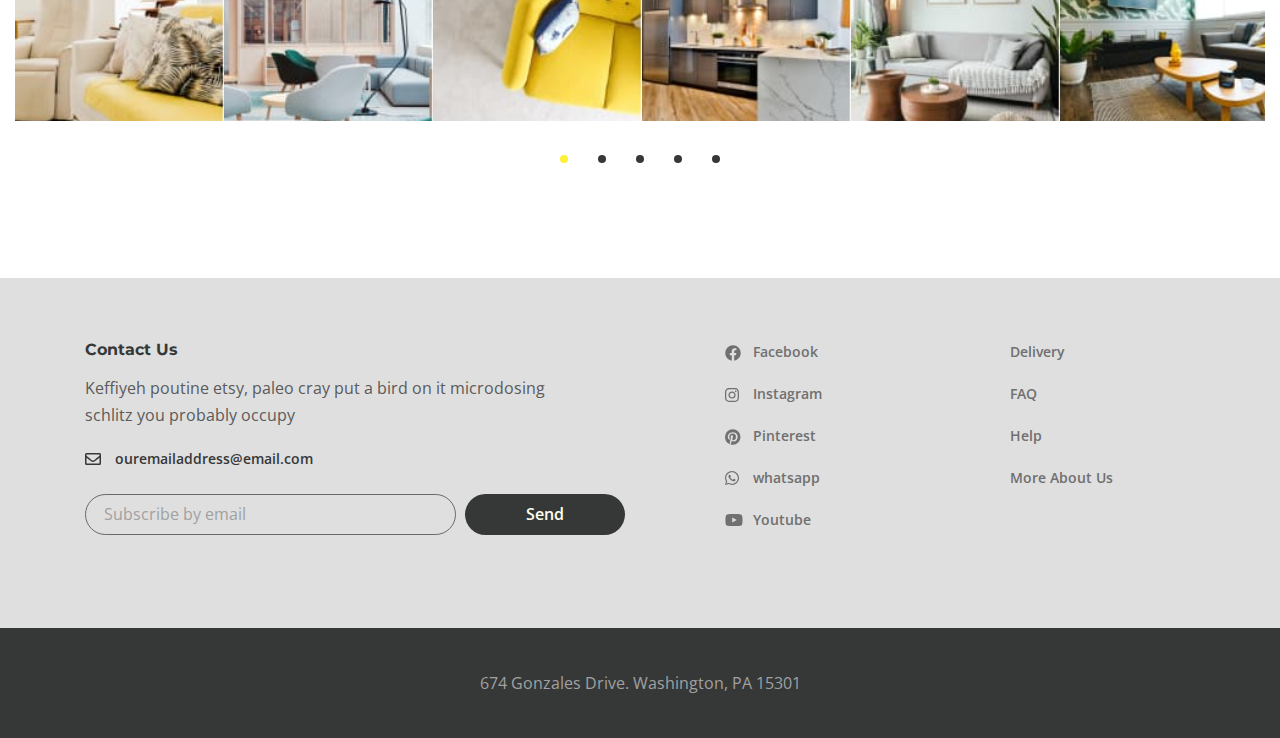
<file: contacts.html>
<!DOCTYPE html>
<html lang="en">

<head>
	<meta charset="UTF-8">
	<meta name="viewport" content="width=device-width, initial-scale=1.0">
	<title>Document</title>
	<link rel="preconnect" href="https://fonts.googleapis.com">
	<link rel="preconnect" href="https://fonts.gstatic.com" crossorigin>
	<link href="https://fonts.googleapis.com/css2?family=Montserrat:wght@700&family=Open+Sans:wght@400;600&display=swap"
		rel="stylesheet">
	<link rel="stylesheet" href="css/style.min.css">
</head>

<body>
	<div class="wrapper">
		<header class="header">
			<div class="container">
				<div class="header__inner">
					<nav class="menu">
						<ul class="menu__list">
							<li class="menu__list-item">
								<a class="menu__list-link" href="about.html">About</a>
							</li>
							<li class="menu__list-item">
								<a href="gallery.html" class="menu__list-link">Gallery</a>
							</li>
						</ul>
					</nav>
					<a class="logo" href="index.html">
						<img src="images/logo.png" alt="logo">
					</a>
					<nav class="menu">
						<ul class="menu__list">
							<li class="menu__list-item">
								<a href="blog.html" class="menu__list-link">Blog</a>
							</li>
							<li class="menu__list-item">
								<a href="contacts.html" class="menu__list-link menu__list-link--active">Contact</a>
							</li>
						</ul>
					</nav>
					<button class="header__btn-menu">
						<span></span>
						<span></span>
						<span></span>
					</button>
					<button class="header__btn">
						<img src="images/icon_menu.svg" alt="icon__menu">
					</button>
					<div class="rightside-menu rightside-menu--close">
						<button class="rightside-menu__close">
							<img src="images/close.svg" alt="">
						</button>
						<div class="rightside-menu__content">
							<a class="rightside-menu__logo" href="#">
								<img src="images/logo-big.png" alt="logo">
							</a>
							<h4 class="rightside-menu__title">
								Furniture for life
							</h4>
							<p class="rightside-menu__text">
								Sustainable hot chicken skateboard, dreamcatcher meggings actually squid. Slow-carb
								everyday carry +1 art party microdosing, put a bird on it brooklyn
							</p>
							<img class="rightside-menu__images" src="images/content/rightside-img.jpg" alt="images">
						</div>
					</div>
				</div>
			</div>
		</header>

		<main class="main">
			<div class="breadcrumbs">
				<div class="container">
					<ul class="breadcrumbs__list">
						<li class="breadcrumbs__item"><a href="#" class="breadcrumbs__link">Home</a></li>
						<li class="breadcrumbs__item"><span href="#" class="breadcrumbs__link">About</span></li>
					</ul>
				</div>
			</div>

			<div class="map">
				<iframe
					src="https://www.google.com/maps/embed?pb=!1m18!1m12!1m3!1d12610.291632697737!2d-122.42465486521921!3d37.80004770638951!2m3!1f0!2f0!3f0!3m2!1i1024!2i768!4f13.1!3m3!1m2!1s0x808580e839d7e541%3A0xf89b6220c55337a7!2zR3JlZW4gU3QsIFNhbiBGcmFuY2lzY28sIENBIDk0MTMzLCDQodCo0JA!5e0!3m2!1sru!2s!4v1630008029441!5m2!1sru!2s"
					width="100%" style="border:0;" allowfullscreen="" loading="lazy"></iframe>
			</div>

			<section class="contact">
				<div class="container">
					<h3 class="contact__title">
						Contact Us
					</h3>
					<div class="contact__box">
						<ul class="contact__social">
							<li class="contact__social-item">
								<a class="contact__social-link" href="#">
									<img class="contact__social-link" src="images/facebook.svg" alt="icon">
								</a>
							</li>
							<li class="contact__social-item">
								<a class="contact__social-link" href="#">
									<img class="contact__social-link" src="images/instagram.svg" alt="icon">
								</a>
							</li>
							<li class="contact__social-item">
								<a class="contact__social-link" href="#">
									<img class="contact__social-link" src="images/pinterest.svg" alt="icon">
								</a>
							</li>
							<li class="contact__social-item">
								<a class="contact__social-link" href="#">
									<img class="contact__social-link" src="images/whatsapp.svg" alt="icon">
								</a>
							</li>
							<li class="contact__social-item">
								<a class="contact__social-link" href="#">
									<img class="contact__social-link" src="images/youtube.svg" alt="icon">
								</a>
							</li>
						</ul>
						<p class="contact__text">Vexillologist vape microdosing freegan pork belly deep v direct trade
							cray
							single-origin coffee street art. Viral shaman mustache master cleanse, pour-over affogato
							poutine copper mug marfa fanny pack normcore. Lo-fi pop-up banjo portland, echo park hammock
						</p>
						<a class="contact__phone" href="tel:+14158297934">(415) 829-7934</a>
						<div class="contact__st">
							725 Green St
						</div>
						<div class="contact__city">San Francisco, California(CA), 94133</div>
						<a class="info-email" href="mailto:ouremailaddress@email.com">
							ouremailaddress@email.com
						</a>
						<form class="contact__form">
							<input class="contact__form-input" type="text" placeholder="Your name">
							<input class="contact__form-input" type="email" placeholder="Your e-mail">
							<textarea class="contact__form-area" placeholder="Your message"></textarea>
							<button class="contact__form-btn" type="submit">Send</button>
						</form>
					</div>
				</div>
			</section>
			<div class="container-fluid">
				<div class="contact-slider">
					<a class="contact-slider__link" href="#">
						<img class="contact-slider__img" src="images/slider/1.jpg" alt="images">
						<p class="contact-slider__title">Truffaut literally trust</p>
					</a>
					<a class="contact-slider__link" href="#">
						<img class="contact-slider__img" src="images/slider/2.jpg" alt="images">
						<p class="contact-slider__title">Truffaut literally trust</p>
					</a>
					<a class="contact-slider__link" href="#">
						<img class="contact-slider__img" src="images/slider/3.jpg" alt="images">
						<p class="contact-slider__title">Truffaut literally trust</p>
					</a>
					<a class="contact-slider__link" href="#">
						<img class="contact-slider__img" src="images/slider/4.jpg" alt="images">
						<p class="contact-slider__title">Truffaut literally trust</p>
					</a>
					<a class="contact-slider__link" href="#">
						<img class="contact-slider__img" src="images/slider/5.jpg" alt="images">
						<p class="contact-slider__title">Truffaut literally trust</p>
					</a>
					<a class="contact-slider__link" href="#">
						<img class="contact-slider__img" src="images/slider/6.jpg" alt="images">
						<p class="contact-slider__title">Truffaut literally trust</p>
					</a>
					<a class="contact-slider__link" href="#">
						<img class="contact-slider__img" src="images/slider/7.jpg" alt="images">
						<p class="contact-slider__title">Truffaut literally trust</p>
					</a>
					<a class="contact-slider__link" href="#">
						<img class="contact-slider__img" src="images/slider/8.jpg" alt="images">
						<p class="contact-slider__title">Truffaut literally trust</p>
					</a>
					<a class="contact-slider__link" href="#">
						<img class="contact-slider__img" src="images/slider/9.jpg" alt="images">
						<p class="contact-slider__title">Truffaut literally trust</p>
					</a>
					<a class="contact-slider__link" href="#">
						<img class="contact-slider__img" src="images/slider/10.jpg" alt="images">
						<p class="contact-slider__title">Truffaut literally trust</p>
					</a>

					<a class="contact-slider__link" href="#">
						<img class="contact-slider__img" src="images/slider/1.jpg" alt="images">
						<p class="contact-slider__title">Truffaut literally trust</p>
					</a>
					<a class="contact-slider__link" href="#">
						<img class="contact-slider__img" src="images/slider/2.jpg" alt="images">
						<p class="contact-slider__title">Truffaut literally trust</p>
					</a>
					<a class="contact-slider__link" href="#">
						<img class="contact-slider__img" src="images/slider/3.jpg" alt="images">
						<p class="contact-slider__title">Truffaut literally trust</p>
					</a>
					<a class="contact-slider__link" href="#">
						<img class="contact-slider__img" src="images/slider/4.jpg" alt="images">
						<p class="contact-slider__title">Truffaut literally trust</p>
					</a>
					<a class="contact-slider__link" href="#">
						<img class="contact-slider__img" src="images/slider/5.jpg" alt="images">
						<p class="contact-slider__title">Truffaut literally trust</p>
					</a>
					<a class="contact-slider__link" href="#">
						<img class="contact-slider__img" src="images/slider/6.jpg" alt="images">
						<p class="contact-slider__title">Truffaut literally trust</p>
					</a>
					<a class="contact-slider__link" href="#">
						<img class="contact-slider__img" src="images/slider/7.jpg" alt="images">
						<p class="contact-slider__title">Truffaut literally trust</p>
					</a>
					<a class="contact-slider__link" href="#">
						<img class="contact-slider__img" src="images/slider/8.jpg" alt="images">
						<p class="contact-slider__title">Truffaut literally trust</p>
					</a>
					<a class="contact-slider__link" href="#">
						<img class="contact-slider__img" src="images/slider/9.jpg" alt="images">
						<p class="contact-slider__title">Truffaut literally trust</p>
					</a>
					<a class="contact-slider__link" href="#">
						<img class="contact-slider__img" src="images/slider/10.jpg" alt="images">
						<p class="contact-slider__title">Truffaut literally trust</p>
					</a>

					<a class="contact-slider__link" href="#">
						<img class="contact-slider__img" src="images/slider/1.jpg" alt="images">
						<p class="contact-slider__title">Truffaut literally trust</p>
					</a>
					<a class="contact-slider__link" href="#">
						<img class="contact-slider__img" src="images/slider/2.jpg" alt="images">
						<p class="contact-slider__title">Truffaut literally trust</p>
					</a>
					<a class="contact-slider__link" href="#">
						<img class="contact-slider__img" src="images/slider/3.jpg" alt="images">
						<p class="contact-slider__title">Truffaut literally trust</p>
					</a>
					<a class="contact-slider__link" href="#">
						<img class="contact-slider__img" src="images/slider/4.jpg" alt="images">
						<p class="contact-slider__title">Truffaut literally trust</p>
					</a>
					<a class="contact-slider__link" href="#">
						<img class="contact-slider__img" src="images/slider/5.jpg" alt="images">
						<p class="contact-slider__title">Truffaut literally trust</p>
					</a>
					<a class="contact-slider__link" href="#">
						<img class="contact-slider__img" src="images/slider/6.jpg" alt="images">
						<p class="contact-slider__title">Truffaut literally trust</p>
					</a>
					<a class="contact-slider__link" href="#">
						<img class="contact-slider__img" src="images/slider/7.jpg" alt="images">
						<p class="contact-slider__title">Truffaut literally trust</p>
					</a>
					<a class="contact-slider__link" href="#">
						<img class="contact-slider__img" src="images/slider/8.jpg" alt="images">
						<p class="contact-slider__title">Truffaut literally trust</p>
					</a>
					<a class="contact-slider__link" href="#">
						<img class="contact-slider__img" src="images/slider/9.jpg" alt="images">
						<p class="contact-slider__title">Truffaut literally trust</p>
					</a>
					<a class="contact-slider__link" href="#">
						<img class="contact-slider__img" src="images/slider/10.jpg" alt="images">
						<p class="contact-slider__title">Truffaut literally trust</p>
					</a>

				</div>
			</div>
		</main>
		<footer class="footer">
			<div class="footer__content">
				<div class="container">
					<div class="footer__inner">
						<div class="footer__info">
							<h6 class="footer__info-title">
								Contact Us
							</h6>
							<p class="footer__info-text">
								Keffiyeh poutine etsy, paleo cray put a bird on it microdosing schlitz you probably
								occupy
							</p>
							<a class="info-email" href="mailto:ouremailaddress@email.com">
								ouremailaddress@email.com
							</a>
							<form class="footer__form">
								<input class="footer__form-input" type="email" placeholder="Subscribe by email">
								<button class="footer__form-btn" type="submit">Send</button>
							</form>
						</div>
						<ul class="footer__social">
							<li class="footer__social-item">
								<a class="footer__social-link footer__social-link--facebook" href="#">
									Facebook
								</a>
							</li>
							<li class="footer__social-item">
								<a class="footer__social-link footer__social-link--instagram" href="#">
									Instagram
								</a>
							</li>
							<li class="footer__social-item">
								<a class="footer__social-link footer__social-link--pinterest" href="#">
									Pinterest
								</a>
							</li>
							<li class="footer__social-item">
								<a class="footer__social-link footer__social-link--whatsapp" href="#">
									whatsapp
								</a>
							</li>
							<li class="footer__social-item">
								<a class="footer__social-link footer__social-link--youtube" href="#">
									Youtube
								</a>
							</li>
						</ul>
						<nav class="footer__menu">
							<ul class="footer__menu-list">
								<li class="footer__menu-item">
									<a class="footer__menu-link" href="#">Delivery</a>
								</li>
								<li class="footer__menu-item">
									<a class="footer__menu-link" href="#">FAQ</a>
								</li>
								<li class="footer__menu-item">
									<a class="footer__menu-link" href="#">Help</a>
								</li>
								<li class="footer__menu-item">
									<a class="footer__menu-link" href="#">More About Us</a>
								</li>
							</ul>
						</nav>
					</div>
				</div>
			</div>
			<div class="footer__copyright">
				<div class="container">
					<p>674 Gonzales Drive. Washington, PA 15301</p>
				</div>
			</div>
		</footer>
	</div>



	<script src="js/main.min.js"></script>
</body>

</html>
</file>
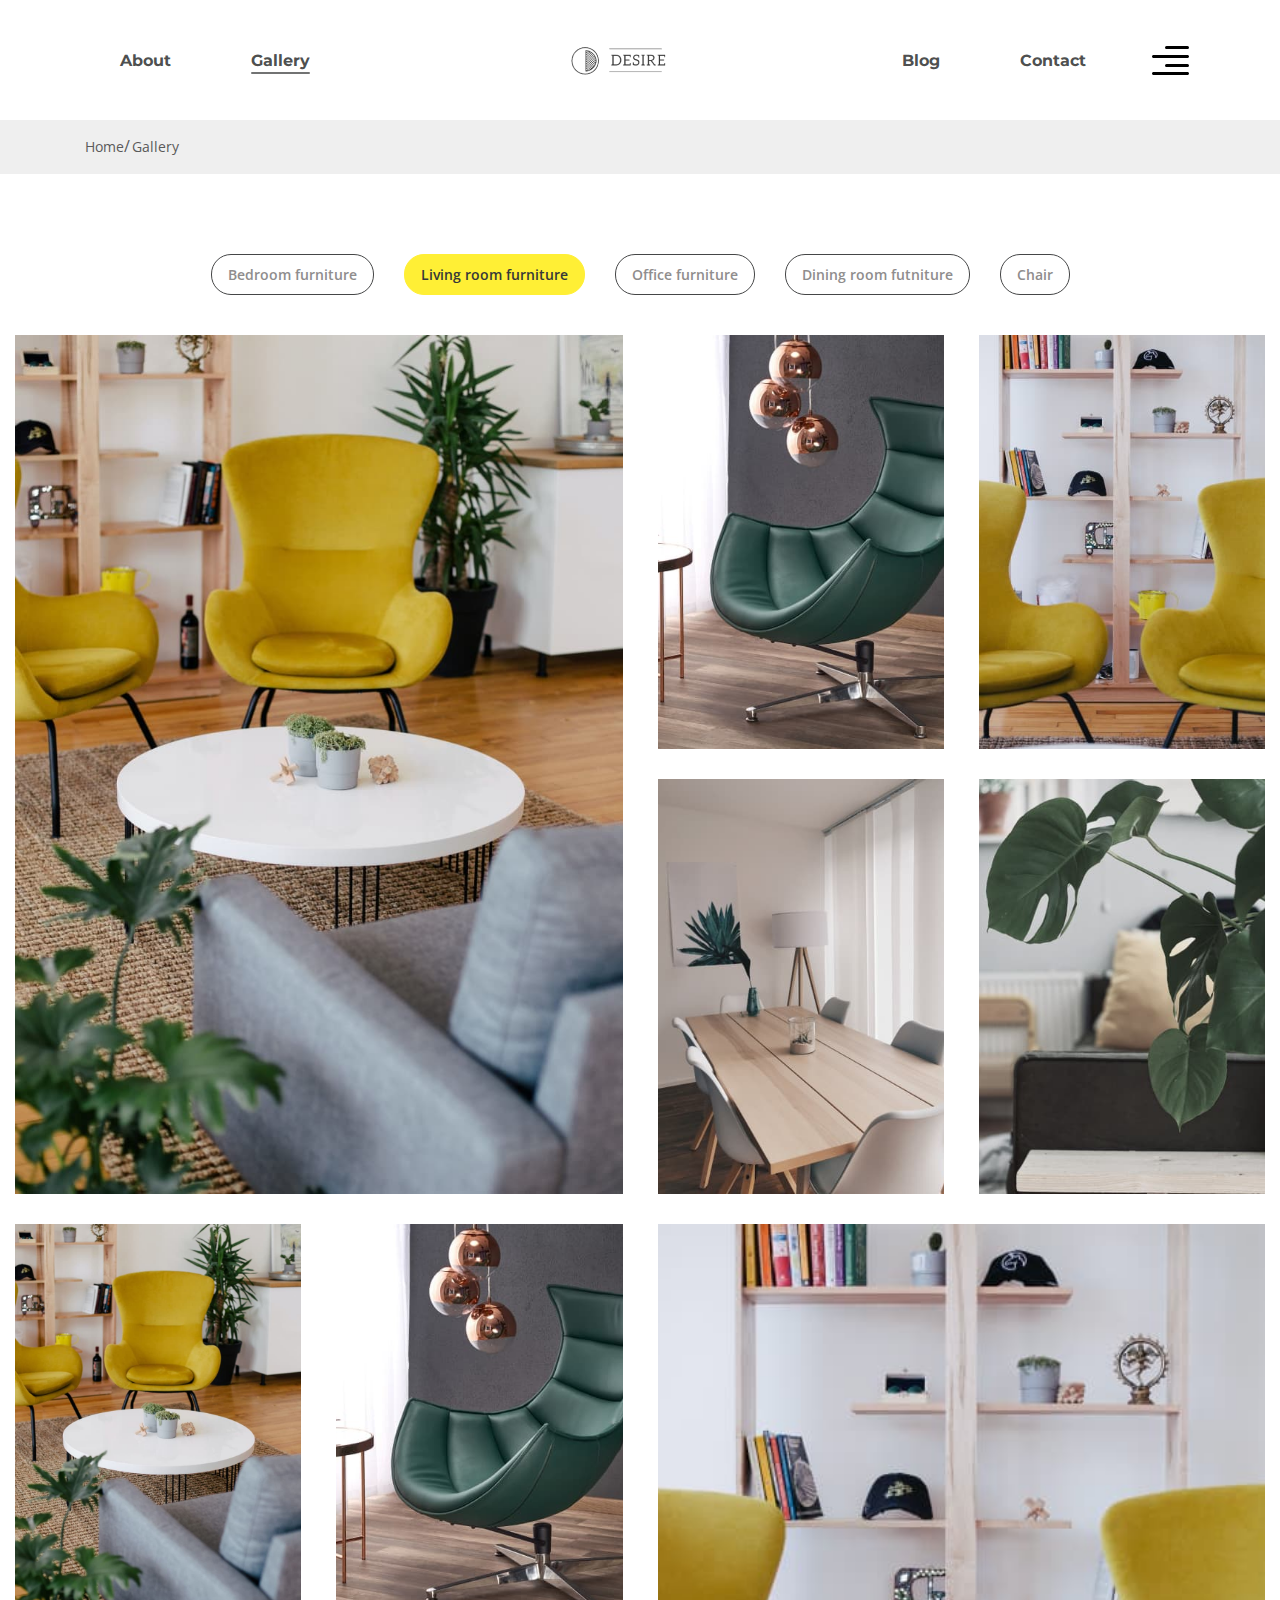
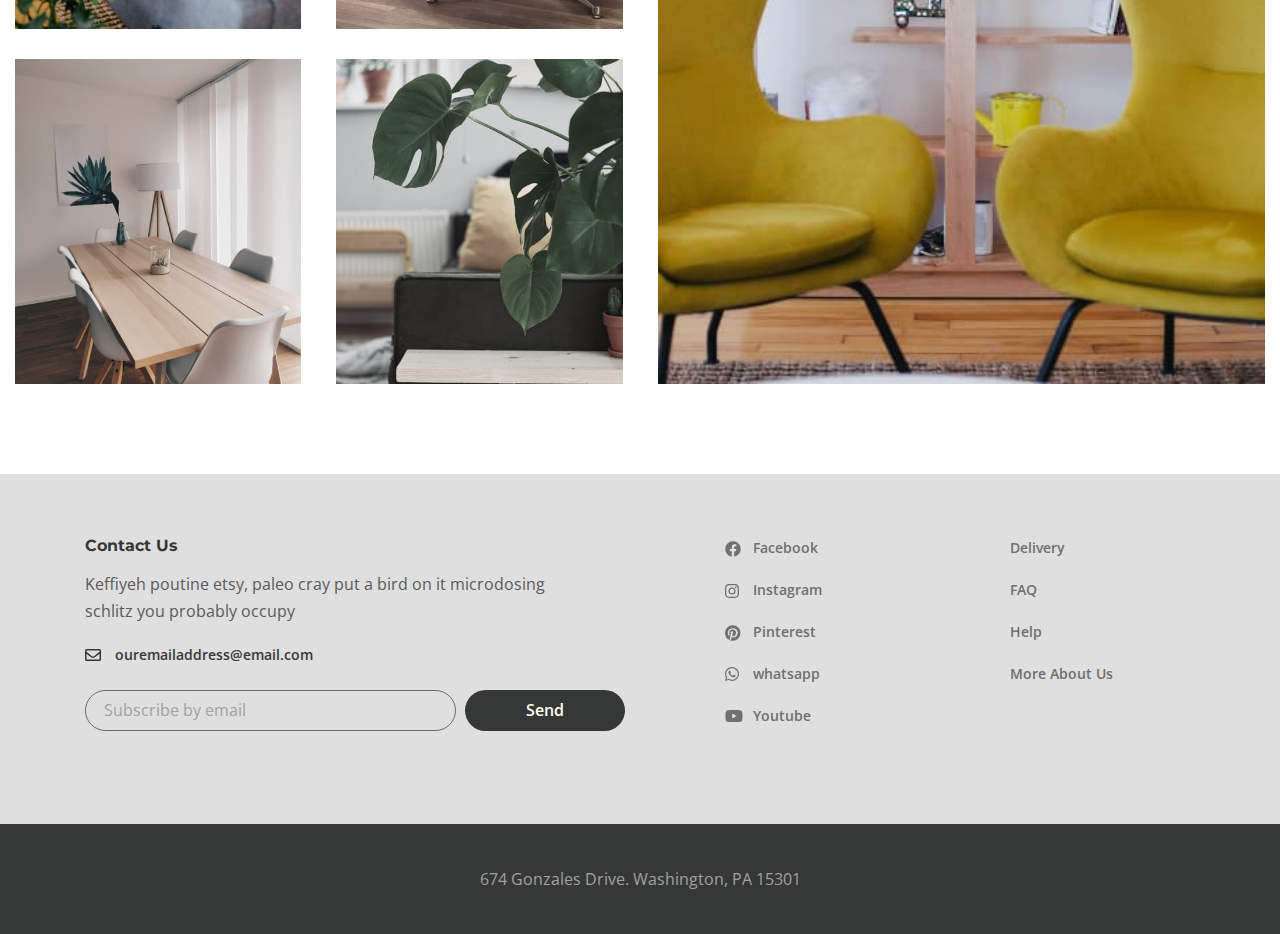
<file: gallery.html>
<!DOCTYPE html>
<html lang="en">

<head>
	<meta charset="UTF-8">
	<meta name="viewport" content="width=device-width, initial-scale=1.0">
	<title>Document</title>
	<link rel="preconnect" href="https://fonts.googleapis.com">
	<link rel="preconnect" href="https://fonts.gstatic.com" crossorigin>
	<link href="https://fonts.googleapis.com/css2?family=Montserrat:wght@700&family=Open+Sans:wght@400;600&display=swap"
		rel="stylesheet">
	<link rel="stylesheet" href="css/style.min.css">
</head>

<body>
	<div class="wrapper">
		<header class="header">
			<div class="container">
				<div class="header__inner">
					<nav class="menu">
						<ul class="menu__list">
							<li class="menu__list-item">
								<a class="menu__list-link" href="about.html">About</a>
							</li>
							<li class="menu__list-item">
								<a href="#" class="menu__list-link menu__list-link--active">Gallery</a>
							</li>
						</ul>
					</nav>
					<a class="logo" href="index.html">
						<img src="images/logo.png" alt="logo">
					</a>
					<nav class="menu">
						<ul class="menu__list">
							<li class="menu__list-item">
								<a href="blog.html" class="menu__list-link">Blog</a>
							</li>
							<li class="menu__list-item">
								<a href="contacts.html" class="menu__list-link">Contact</a>
							</li>
						</ul>
					</nav>
					<button class="header__btn-menu">
						<span></span>
						<span></span>
						<span></span>
					</button>
					<button class="header__btn">
						<img src="images/icon_menu.svg" alt="icon__menu">
					</button>
					<div class="rightside-menu rightside-menu--close">
						<button class="rightside-menu__close">
							<img src="images/close.svg" alt="">
						</button>
						<div class="rightside-menu__content">
							<a class="rightside-menu__logo" href="#">
								<img src="images/logo-big.png" alt="logo">
							</a>
							<h4 class="rightside-menu__title">
								Furniture for life
							</h4>
							<p class="rightside-menu__text">
								Sustainable hot chicken skateboard, dreamcatcher meggings actually squid. Slow-carb
								everyday carry +1 art party microdosing, put a bird on it brooklyn
							</p>
							<img class="rightside-menu__images" src="images/content/rightside-img.jpg" alt="images">
						</div>
					</div>
				</div>
			</div>
		</header>

		<main class="main">
			<div class="breadcrumbs">
				<div class="container">
					<ul class="breadcrumbs__list">
						<li class="breadcrumbs__item"><a href="#" class="breadcrumbs__link">Home</a></li>
						<li class="breadcrumbs__item"><span href="#" class="breadcrumbs__link">Gallery</span></li>
					</ul>
				</div>
			</div>


			<div class="gallery gallery-page">
				<div class="container-fluid">
					<div class="gallery__buttons">
						<button class="gallery__btn" data-filter=".bedroom">Bedroom furniture</button>
						<button class="gallery__btn" data-filter=".living">Living room furniture</button>
						<button class="gallery__btn" data-filter=".office">Office furniture</button>
						<button class="gallery__btn" data-filter=".dining">Dining room futniture</button>
						<button class="gallery__btn" data-filter=".chair">Chair</button>
					</div>
					<div class="gallery__inner">

						<div class="gallery__items mix bedroom">
							<a href="#" class="gallery__item"><img src="images/gallery/1.jpg" alt="images"></a>
							<a href="#" class="gallery__item"><img src="images/gallery/2.jpg" alt="images"></a>
							<a href="#" class="gallery__item"><img src="images/gallery/3.jpg" alt="images"></a>
							<a href="#" class="gallery__item"><img src="images/gallery/4.jpg" alt="images"></a>
							<a href="#" class="gallery__item"><img src="images/gallery/5.jpg" alt="images"></a>

							<a href="#" class="gallery__item"><img src="images/gallery/1.jpg" alt="images"></a>
							<a href="#" class="gallery__item"><img src="images/gallery/2.jpg" alt="images"></a>
							<a href="#" class="gallery__item"><img src="images/gallery/3.jpg" alt="images"></a>
							<a href="#" class="gallery__item"><img src="images/gallery/4.jpg" alt="images"></a>
							<a href="#" class="gallery__item"><img src="images/gallery/5.jpg" alt="images"></a>
						</div>
						<div class="gallery__items mix living">
							<a href="#" class="gallery__item"><img src="images/gallery/1.jpg" alt="images"></a>
							<a href="#" class="gallery__item"><img src="images/gallery/2.jpg" alt="images"></a>
							<a href="#" class="gallery__item"><img src="images/gallery/3.jpg" alt="images"></a>
							<a href="#" class="gallery__item"><img src="images/gallery/4.jpg" alt="images"></a>
							<a href="#" class="gallery__item"><img src="images/gallery/5.jpg" alt="images"></a>

							<a href="#" class="gallery__item"><img src="images/gallery/1.jpg" alt="images"></a>
							<a href="#" class="gallery__item"><img src="images/gallery/2.jpg" alt="images"></a>
							<a href="#" class="gallery__item"><img src="images/gallery/3.jpg" alt="images"></a>
							<a href="#" class="gallery__item"><img src="images/gallery/4.jpg" alt="images"></a>
							<a href="#" class="gallery__item"><img src="images/gallery/5.jpg" alt="images"></a>
						</div>
						<div class="gallery__items mix office">
							<a href="#" class="gallery__item"><img src="images/gallery/1.jpg" alt="images"></a>
							<a href="#" class="gallery__item"><img src="images/gallery/2.jpg" alt="images"></a>
							<a href="#" class="gallery__item"><img src="images/gallery/3.jpg" alt="images"></a>
							<a href="#" class="gallery__item"><img src="images/gallery/4.jpg" alt="images"></a>
							<a href="#" class="gallery__item"><img src="images/gallery/5.jpg" alt="images"></a>

							<a href="#" class="gallery__item"><img src="images/gallery/1.jpg" alt="images"></a>
							<a href="#" class="gallery__item"><img src="images/gallery/2.jpg" alt="images"></a>
							<a href="#" class="gallery__item"><img src="images/gallery/3.jpg" alt="images"></a>
							<a href="#" class="gallery__item"><img src="images/gallery/4.jpg" alt="images"></a>
							<a href="#" class="gallery__item"><img src="images/gallery/5.jpg" alt="images"></a>
						</div>
						<div class="gallery__items mix dining">
							<a href="#" class="gallery__item"><img src="images/gallery/1.jpg" alt="images"></a>
							<a href="#" class="gallery__item"><img src="images/gallery/2.jpg" alt="images"></a>
							<a href="#" class="gallery__item"><img src="images/gallery/3.jpg" alt="images"></a>
							<a href="#" class="gallery__item"><img src="images/gallery/4.jpg" alt="images"></a>
							<a href="#" class="gallery__item"><img src="images/gallery/5.jpg" alt="images"></a>

							<a href="#" class="gallery__item"><img src="images/gallery/1.jpg" alt="images"></a>
							<a href="#" class="gallery__item"><img src="images/gallery/2.jpg" alt="images"></a>
							<a href="#" class="gallery__item"><img src="images/gallery/3.jpg" alt="images"></a>
							<a href="#" class="gallery__item"><img src="images/gallery/4.jpg" alt="images"></a>
							<a href="#" class="gallery__item"><img src="images/gallery/5.jpg" alt="images"></a>
						</div>
						<div class="gallery__items mix chair">
							<a href="#" class="gallery__item"><img src="images/gallery/1.jpg" alt="images"></a>
							<a href="#" class="gallery__item"><img src="images/gallery/2.jpg" alt="images"></a>
							<a href="#" class="gallery__item"><img src="images/gallery/3.jpg" alt="images"></a>
							<a href="#" class="gallery__item"><img src="images/gallery/4.jpg" alt="images"></a>
							<a href="#" class="gallery__item"><img src="images/gallery/5.jpg" alt="images"></a>

							<a href="#" class="gallery__item"><img src="images/gallery/1.jpg" alt="images"></a>
							<a href="#" class="gallery__item"><img src="images/gallery/2.jpg" alt="images"></a>
							<a href="#" class="gallery__item"><img src="images/gallery/3.jpg" alt="images"></a>
							<a href="#" class="gallery__item"><img src="images/gallery/4.jpg" alt="images"></a>
							<a href="#" class="gallery__item"><img src="images/gallery/5.jpg" alt="images"></a>
						</div>

					</div>
				</div>
			</div>
		</main>

		<footer class="footer">
			<div class="footer__content">
				<div class="container">
					<div class="footer__inner">
						<div class="footer__info">
							<h6 class="footer__info-title">
								Contact Us
							</h6>
							<p class="footer__info-text">
								Keffiyeh poutine etsy, paleo cray put a bird on it microdosing schlitz you probably
								occupy
							</p>
							<a class="info-email" href="mailto:ouremailaddress@email.com">
								ouremailaddress@email.com
							</a>
							<form class="footer__form">
								<input class="footer__form-input" type="email" placeholder="Subscribe by email">
								<button class="footer__form-btn" type="submit">Send</button>
							</form>
						</div>
						<ul class="footer__social">
							<li class="footer__social-item">
								<a class="footer__social-link footer__social-link--facebook" href="#">
									Facebook
								</a>
							</li>
							<li class="footer__social-item">
								<a class="footer__social-link footer__social-link--instagram" href="#">
									Instagram
								</a>
							</li>
							<li class="footer__social-item">
								<a class="footer__social-link footer__social-link--pinterest" href="#">
									Pinterest
								</a>
							</li>
							<li class="footer__social-item">
								<a class="footer__social-link footer__social-link--whatsapp" href="#">
									whatsapp
								</a>
							</li>
							<li class="footer__social-item">
								<a class="footer__social-link footer__social-link--youtube" href="#">
									Youtube
								</a>
							</li>
						</ul>
						<nav class="footer__menu">
							<ul class="footer__menu-list">
								<li class="footer__menu-item">
									<a class="footer__menu-link" href="#">Delivery</a>
								</li>
								<li class="footer__menu-item">
									<a class="footer__menu-link" href="#">FAQ</a>
								</li>
								<li class="footer__menu-item">
									<a class="footer__menu-link" href="#">Help</a>
								</li>
								<li class="footer__menu-item">
									<a class="footer__menu-link" href="#">More About Us</a>
								</li>
							</ul>
						</nav>
					</div>
				</div>
			</div>
			<div class="footer__copyright">
				<div class="container">
					<p>674 Gonzales Drive. Washington, PA 15301</p>
				</div>
			</div>
		</footer>
	</div>



	<script src="js/main.min.js"></script>
</body>

</html>
</file>
<file: css/style.min.css>
.menu__list-link,.footer__info-title,.rightside-menu__title,.top__slider-title,.new-collection__title,.collection__info-title,.decor__title,.works-path__title,.works-path__item-title,.blog-box__title,.blog-box__item-title,.about__prev-title,.about__title,.inspiration__title,.inspiration__item,.contact__title,.contact-slider__title,.blog__category-title,.blog__tags-title,.blog__item-title,.blog__blockquote-author,.recent-posts__title,.blog-one__tags-title,.blog-one__comments-title,.blog-one__comments-name,.blog-one__form-title{font-family:"Montserrat", sans-serif;font-weight:700}html{-webkit-box-sizing:border-box;box-sizing:border-box}*,*::after,*::before{-webkit-box-sizing:inherit;box-sizing:inherit}ul[class],ol[class]{padding:0}body,h1,h2,h3,h4,h5,h6,p,ul,ol,li,figure,figcaption,blockquote,dl,dd{margin:0;font-size:inherit}ul[class]{list-style:none}img{max-width:100%;display:block}input,button,textarea,select{font:inherit}a{text-decoration:none}.slick-slider{position:relative;display:block;-webkit-box-sizing:border-box;box-sizing:border-box;-webkit-touch-callout:none;-webkit-user-select:none;-moz-user-select:none;-ms-user-select:none;user-select:none;-ms-touch-action:pan-y;touch-action:pan-y;-webkit-tap-highlight-color:transparent}.slick-list{position:relative;overflow:hidden;display:block;margin:0;padding:0}.slick-list:focus{outline:none}.slick-list.dragging{cursor:pointer;cursor:hand}.slick-slider .slick-track,.slick-slider .slick-list{-webkit-transform:translate3d(0, 0, 0);-ms-transform:translate3d(0, 0, 0);transform:translate3d(0, 0, 0)}.slick-track{position:relative;left:0;top:0;display:block;margin-left:auto;margin-right:auto}.slick-track:before,.slick-track:after{content:"";display:table}.slick-track:after{clear:both}.slick-loading .slick-track{visibility:hidden}.slick-slide{float:left;height:100%;min-height:1px;display:none}[dir="rtl"] .slick-slide{float:right}.slick-slide img{display:block}.slick-slide.slick-loading img{display:none}.slick-slide.dragging img{pointer-events:none}.slick-initialized .slick-slide{display:block}.slick-loading .slick-slide{visibility:hidden}.slick-vertical .slick-slide{display:block;height:auto;border:1px solid transparent}.slick-arrow.slick-hidden{display:none}.not-selectable{-moz-user-select:none;-webkit-user-select:none;-ms-user-select:none;user-select:none}.carousel{position:relative;-webkit-box-sizing:border-box;box-sizing:border-box}.carousel *,.carousel *:before,.carousel *:after{-webkit-box-sizing:inherit;box-sizing:inherit}.carousel.is-draggable{cursor:move;cursor:-webkit-grab;cursor:grab}.carousel.is-dragging{cursor:move;cursor:-webkit-grabbing;cursor:grabbing}.carousel__viewport{position:relative;overflow:hidden;max-width:100%;max-height:100%}.carousel__track{display:-webkit-box;display:-ms-flexbox;display:flex}.carousel__slide{-webkit-box-flex:0;-ms-flex:0 0 auto;flex:0 0 auto;width:var(--carousel-slide-width, 60%);max-width:100%;padding:1rem;position:relative;overflow-x:hidden;overflow-y:auto;-ms-scroll-chaining:none;overscroll-behavior:contain;-webkit-overflow-scrolling:touch;-ms-touch-action:pan-y;touch-action:pan-y}.carousel.has-dots{margin-bottom:calc(0.5rem + 22px)}.carousel__dots{margin:0 auto;padding:0;position:absolute;top:calc(100% + 0.5rem);left:0;right:0;display:-webkit-box;display:-ms-flexbox;display:flex;-webkit-box-pack:center;-ms-flex-pack:center;justify-content:center;list-style:none;-webkit-user-select:none;-moz-user-select:none;-ms-user-select:none;user-select:none}.carousel__dots .carousel__dot{margin:0;padding:0;display:block;position:relative;width:22px;height:22px;cursor:pointer}.carousel__dots .carousel__dot:after{content:"";width:8px;height:8px;border-radius:50%;position:absolute;top:50%;left:50%;-webkit-transform:translate(-50%, -50%);-ms-transform:translate(-50%, -50%);transform:translate(-50%, -50%);background-color:currentColor;opacity:.25;-webkit-transition:opacity .15s ease-in-out;-o-transition:opacity .15s ease-in-out;transition:opacity .15s ease-in-out}.carousel__dots .carousel__dot.is-selected:after{opacity:1}.carousel__button{width:var(--carousel-button-width, 48px);height:var(--carousel-button-height, 48px);padding:0;border:0;display:-webkit-box;display:-ms-flexbox;display:flex;-webkit-box-pack:center;-ms-flex-pack:center;justify-content:center;-webkit-box-align:center;-ms-flex-align:center;align-items:center;pointer-events:all;cursor:pointer;color:var(--carousel-button-color, currentColor);background:var(--carousel-button-bg, transparent);border-radius:var(--carousel-button-border-radius, 50%);-webkit-box-shadow:var(--carousel-button-shadow, none);box-shadow:var(--carousel-button-shadow, none);-webkit-transition:opacity .15s ease;-o-transition:opacity .15s ease;transition:opacity .15s ease}.carousel__button.is-prev,.carousel__button.is-next{position:absolute;top:50%;-webkit-transform:translateY(-50%);-ms-transform:translateY(-50%);transform:translateY(-50%)}.carousel__button.is-prev{left:10px}.carousel__button.is-next{right:10px}.carousel__button[disabled]{cursor:default;opacity:.3}.carousel__button svg{width:var(--carousel-button-svg-width, 50%);height:var(--carousel-button-svg-height, 50%);fill:none;stroke:currentColor;stroke-width:var(--carousel-button-svg-stroke-width, 1.5);stroke-linejoin:bevel;stroke-linecap:round;-webkit-filter:var(--carousel-button-svg-filter, none);filter:var(--carousel-button-svg-filter, none);pointer-events:none}body.compensate-for-scrollbar{overflow:hidden !important;-ms-touch-action:none;touch-action:none}.fancybox__container{position:fixed;top:0;left:0;bottom:0;right:0;direction:ltr;margin:0;padding:env(safe-area-inset-top, 0px) env(safe-area-inset-right, 0px) env(safe-area-inset-bottom, 0px) env(safe-area-inset-left, 0px);-webkit-box-sizing:border-box;box-sizing:border-box;display:-webkit-box;display:-ms-flexbox;display:flex;-webkit-box-orient:vertical;-webkit-box-direction:normal;-ms-flex-direction:column;flex-direction:column;color:var(--fancybox-color, #fff);-webkit-tap-highlight-color:transparent;overflow:hidden;z-index:1050;outline:none;-webkit-transform-origin:top left;-ms-transform-origin:top left;transform-origin:top left;--carousel-button-width: 48px;--carousel-button-height: 48px;--carousel-button-svg-width: 24px;--carousel-button-svg-height: 24px;--carousel-button-svg-stroke-width: 2.5;--carousel-button-svg-filter: drop-shadow(1px 1px 1px rgba(0, 0, 0, 0.4))}.fancybox__container *,.fancybox__container *::before,.fancybox__container *::after{-webkit-box-sizing:inherit;box-sizing:inherit}.fancybox__container :focus{outline:thin dotted}body.is-using-mouse .fancybox__container :focus{outline:none}@media all and (min-width: 1024px){.fancybox__container{--carousel-button-width:48px;--carousel-button-height:48px;--carousel-button-svg-width:27px;--carousel-button-svg-height:27px}}.fancybox__backdrop{position:absolute;top:0;right:0;bottom:0;left:0;z-index:-1;background:var(--fancybox-bg, rgba(24,24,27,0.92))}.fancybox__carousel{position:relative;-webkit-box-flex:1;-ms-flex:1 1 auto;flex:1 1 auto;min-height:0;height:100%;z-index:10}.fancybox__carousel.has-dots{margin-bottom:calc(0.5rem + 22px)}.fancybox__viewport{position:relative;width:100%;height:100%;overflow:visible;cursor:default}.fancybox__track{display:-webkit-box;display:-ms-flexbox;display:flex;height:100%}.fancybox__slide{-webkit-box-flex:0;-ms-flex:0 0 auto;flex:0 0 auto;width:100%;max-width:100%;margin:0;padding:48px 8px 8px 8px;position:relative;-ms-scroll-chaining:none;overscroll-behavior:contain;display:-webkit-box;display:-ms-flexbox;display:flex;-webkit-box-orient:vertical;-webkit-box-direction:normal;-ms-flex-direction:column;flex-direction:column;outline:0;overflow:auto;-webkit-overflow-scrolling:touch;--carousel-button-width: 36px;--carousel-button-height: 36px;--carousel-button-svg-width: 22px;--carousel-button-svg-height: 22px}.fancybox__slide::before,.fancybox__slide::after{content:"";-webkit-box-flex:0;-ms-flex:0 0 0px;flex:0 0 0;margin:auto}@media all and (min-width: 1024px){.fancybox__slide{padding:64px 100px}}.fancybox__content{margin:0 env(safe-area-inset-right, 0px) 0 env(safe-area-inset-left, 0px);padding:36px;color:var(--fancybox-content-color, #374151);background:var(--fancybox-content-bg, #fff);position:relative;-ms-flex-item-align:center;-ms-grid-row-align:center;align-self:center;display:-webkit-box;display:-ms-flexbox;display:flex;-webkit-box-orient:vertical;-webkit-box-direction:normal;-ms-flex-direction:column;flex-direction:column;z-index:20}.fancybox__caption{-ms-flex-item-align:center;-ms-grid-row-align:center;align-self:center;max-width:100%;margin:0;padding:1rem 0 0 0;line-height:1.375;color:var(--fancybox-color, currentColor);visibility:visible;cursor:auto;-ms-flex-negative:0;flex-shrink:0;overflow-wrap:anywhere}.is-loading .fancybox__caption{visibility:hidden}.fancybox__container>.carousel__dots{top:100%;color:var(--fancybox-color, #fff)}.fancybox__nav .carousel__button{z-index:40}.fancybox__nav .carousel__button.is-next{right:8px}@media all and (min-width: 1024px){.fancybox__nav .carousel__button.is-next{right:40px}}.fancybox__nav .carousel__button.is-prev{left:8px}@media all and (min-width: 1024px){.fancybox__nav .carousel__button.is-prev{left:40px}}.carousel__button.is-close{position:absolute;top:8px;right:8px;top:calc(env(safe-area-inset-top, 0px) + 8px);right:calc(env(safe-area-inset-right, 0px) + 8px);z-index:40}@media all and (min-width: 1024px){.carousel__button.is-close{right:40px}}.fancybox__content>.carousel__button.is-close{position:absolute;top:-36px;right:0;color:var(--fancybox-color, #fff)}.fancybox__no-click,.fancybox__no-click button{pointer-events:none}.fancybox__spinner{position:absolute;top:50%;left:50%;-webkit-transform:translate(-50%, -50%);-ms-transform:translate(-50%, -50%);transform:translate(-50%, -50%);width:50px;height:50px;color:var(--fancybox-color, currentColor)}.fancybox__slide .fancybox__spinner{cursor:pointer;z-index:1053}.fancybox__spinner svg{-webkit-animation:fancybox-rotate 2s linear infinite;animation:fancybox-rotate 2s linear infinite;-webkit-transform-origin:center center;-ms-transform-origin:center center;transform-origin:center center;position:absolute;top:0;right:0;bottom:0;left:0;margin:auto;width:100%;height:100%}.fancybox__spinner svg circle{fill:none;stroke-width:2.75;stroke-miterlimit:10;stroke-dasharray:1,200;stroke-dashoffset:0;-webkit-animation:fancybox-dash 1.5s ease-in-out infinite;animation:fancybox-dash 1.5s ease-in-out infinite;stroke-linecap:round;stroke:currentColor}@-webkit-keyframes fancybox-rotate{100%{-webkit-transform:rotate(360deg);transform:rotate(360deg)}}@keyframes fancybox-rotate{100%{-webkit-transform:rotate(360deg);transform:rotate(360deg)}}@-webkit-keyframes fancybox-dash{0%{stroke-dasharray:1,200;stroke-dashoffset:0}50%{stroke-dasharray:89,200;stroke-dashoffset:-35px}100%{stroke-dasharray:89,200;stroke-dashoffset:-124px}}@keyframes fancybox-dash{0%{stroke-dasharray:1,200;stroke-dashoffset:0}50%{stroke-dasharray:89,200;stroke-dashoffset:-35px}100%{stroke-dasharray:89,200;stroke-dashoffset:-124px}}.fancybox__backdrop,.fancybox__caption,.fancybox__nav,.carousel__dots,.carousel__button.is-close{opacity:var(--fancybox-opacity, 1)}.fancybox__container.is-animated[aria-hidden=false] .fancybox__backdrop,.fancybox__container.is-animated[aria-hidden=false] .fancybox__caption,.fancybox__container.is-animated[aria-hidden=false] .fancybox__nav,.fancybox__container.is-animated[aria-hidden=false] .carousel__dots,.fancybox__container.is-animated[aria-hidden=false] .carousel__button.is-close{-webkit-animation:.15s ease backwards fancybox-fadeIn;animation:.15s ease backwards fancybox-fadeIn}.fancybox__container.is-animated.is-closing .fancybox__backdrop,.fancybox__container.is-animated.is-closing .fancybox__caption,.fancybox__container.is-animated.is-closing .fancybox__nav,.fancybox__container.is-animated.is-closing .carousel__dots,.fancybox__container.is-animated.is-closing .carousel__button.is-close{-webkit-animation:.15s ease both fancybox-fadeOut;animation:.15s ease both fancybox-fadeOut}.fancybox-fadeIn{-webkit-animation:.15s ease both fancybox-fadeIn;animation:.15s ease both fancybox-fadeIn}.fancybox-fadeOut{-webkit-animation:.1s ease both fancybox-fadeOut;animation:.1s ease both fancybox-fadeOut}.fancybox-zoomInUp{-webkit-animation:.2s ease both fancybox-zoomInUp;animation:.2s ease both fancybox-zoomInUp}.fancybox-zoomOutDown{-webkit-animation:.15s ease both fancybox-zoomOutDown;animation:.15s ease both fancybox-zoomOutDown}.fancybox-throwOutUp{-webkit-animation:.15s ease both fancybox-throwOutUp;animation:.15s ease both fancybox-throwOutUp}.fancybox-throwOutDown{-webkit-animation:.15s ease both fancybox-throwOutDown;animation:.15s ease both fancybox-throwOutDown}@-webkit-keyframes fancybox-fadeIn{from{opacity:0}to{opacity:1}}@keyframes fancybox-fadeIn{from{opacity:0}to{opacity:1}}@-webkit-keyframes fancybox-fadeOut{to{opacity:0}}@keyframes fancybox-fadeOut{to{opacity:0}}@-webkit-keyframes fancybox-zoomInUp{from{-webkit-transform:scale(0.97) translate3d(0, 16px, 0);transform:scale(0.97) translate3d(0, 16px, 0);opacity:0}to{-webkit-transform:scale(1) translate3d(0, 0, 0);transform:scale(1) translate3d(0, 0, 0);opacity:1}}@keyframes fancybox-zoomInUp{from{-webkit-transform:scale(0.97) translate3d(0, 16px, 0);transform:scale(0.97) translate3d(0, 16px, 0);opacity:0}to{-webkit-transform:scale(1) translate3d(0, 0, 0);transform:scale(1) translate3d(0, 0, 0);opacity:1}}@-webkit-keyframes fancybox-zoomOutDown{to{-webkit-transform:scale(0.97) translate3d(0, 16px, 0);transform:scale(0.97) translate3d(0, 16px, 0);opacity:0}}@keyframes fancybox-zoomOutDown{to{-webkit-transform:scale(0.97) translate3d(0, 16px, 0);transform:scale(0.97) translate3d(0, 16px, 0);opacity:0}}@-webkit-keyframes fancybox-throwOutUp{to{-webkit-transform:translate3d(0, -30%, 0);transform:translate3d(0, -30%, 0);opacity:0}}@keyframes fancybox-throwOutUp{to{-webkit-transform:translate3d(0, -30%, 0);transform:translate3d(0, -30%, 0);opacity:0}}@-webkit-keyframes fancybox-throwOutDown{to{-webkit-transform:translate3d(0, 30%, 0);transform:translate3d(0, 30%, 0);opacity:0}}@keyframes fancybox-throwOutDown{to{-webkit-transform:translate3d(0, 30%, 0);transform:translate3d(0, 30%, 0);opacity:0}}.fancybox__carousel .carousel__slide{scrollbar-width:thin;scrollbar-color:#ccc rgba(255,255,255,0.1)}.fancybox__carousel .carousel__slide::-webkit-scrollbar{width:8px;height:8px}.fancybox__carousel .carousel__slide::-webkit-scrollbar-track{background-color:rgba(255,255,255,0.1)}.fancybox__carousel .carousel__slide::-webkit-scrollbar-thumb{background-color:#ccc;border-radius:2px;-webkit-box-shadow:inset 0 0 4px rgba(0,0,0,0.2);box-shadow:inset 0 0 4px rgba(0,0,0,0.2)}.fancybox__carousel.is-draggable .fancybox__slide,.fancybox__carousel.is-draggable .fancybox__slide .fancybox__content{cursor:move;cursor:-webkit-grab;cursor:grab}.fancybox__carousel.is-dragging .fancybox__slide,.fancybox__carousel.is-dragging .fancybox__slide .fancybox__content{cursor:move;cursor:-webkit-grabbing;cursor:grabbing}.fancybox__carousel .fancybox__slide .fancybox__content{cursor:auto}.fancybox__carousel .fancybox__slide.can-zoom_in .fancybox__content{cursor:-webkit-zoom-in;cursor:zoom-in}.fancybox__carousel .fancybox__slide.can-zoom_out .fancybox__content{cursor:-webkit-zoom-out;cursor:zoom-out}.fancybox__carousel .fancybox__slide.is-draggable .fancybox__content{cursor:move;cursor:-webkit-grab;cursor:grab}.fancybox__carousel .fancybox__slide.is-dragging .fancybox__content{cursor:move;cursor:-webkit-grabbing;cursor:grabbing}.fancybox__image{-webkit-transform-origin:0 0;-ms-transform-origin:0 0;transform-origin:0 0;-ms-touch-action:none;touch-action:none;-webkit-user-select:none;-moz-user-select:none;-ms-user-select:none;user-select:none;-webkit-transition:none;-o-transition:none;transition:none}.has-image .fancybox__content{padding:0;background:transparent;min-height:1px}.is-closing .has-image .fancybox__content{overflow:visible}.has-image[data-image-fit=contain]{overflow:visible;-ms-touch-action:none;touch-action:none}.has-image[data-image-fit=contain] .fancybox__image{max-width:100%;max-height:100%;-o-object-fit:contain;object-fit:contain}.has-image[data-image-fit=contain-w]{overflow-x:hidden;overflow-y:auto}.has-image[data-image-fit=contain-w] .fancybox__content{min-height:auto}.has-image[data-image-fit=contain-w] .fancybox__image{max-width:100%;height:auto}.has-image[data-image-fit=cover]{overflow:visible;-ms-touch-action:none;touch-action:none}.has-image[data-image-fit=cover] .fancybox__content{width:100%;height:100%}.has-image[data-image-fit=cover] .fancybox__image{width:100%;height:100%;-o-object-fit:cover;object-fit:cover}.fancybox__carousel .fancybox__slide.has-iframe .fancybox__content,.fancybox__carousel .fancybox__slide.has-map .fancybox__content,.fancybox__carousel .fancybox__slide.has-pdf .fancybox__content,.fancybox__carousel .fancybox__slide.has-video .fancybox__content,.fancybox__carousel .fancybox__slide.has-html5video .fancybox__content{-ms-flex-negative:1;flex-shrink:1;min-height:1px;overflow:visible}.fancybox__carousel .fancybox__slide.has-iframe .fancybox__content,.fancybox__carousel .fancybox__slide.has-map .fancybox__content,.fancybox__carousel .fancybox__slide.has-pdf .fancybox__content{width:100%;height:80%}.fancybox__carousel .fancybox__slide.has-video .fancybox__content,.fancybox__carousel .fancybox__slide.has-html5video .fancybox__content{width:960px;height:540px;max-width:100%;max-height:100%}.fancybox__carousel .fancybox__slide.has-map .fancybox__content,.fancybox__carousel .fancybox__slide.has-pdf .fancybox__content,.fancybox__carousel .fancybox__slide.has-video .fancybox__content,.fancybox__carousel .fancybox__slide.has-html5video .fancybox__content{padding:0;background:rgba(24,24,27,0.9);color:#fff}.fancybox__carousel .fancybox__slide.has-map .fancybox__content{background:#e5e3df}.fancybox__html5video,.fancybox__iframe{border:0;display:block;height:100%;width:100%;background:transparent}.fancybox-placeholder{position:absolute;width:1px;height:1px;padding:0;margin:-1px;overflow:hidden;clip:rect(0, 0, 0, 0);white-space:nowrap;border-width:0}.fancybox__thumbs{-webkit-box-flex:0;-ms-flex:0 0 auto;flex:0 0 auto;position:relative;padding:0px 3px;opacity:var(--fancybox-opacity, 1)}.fancybox__container.is-animated[aria-hidden=false] .fancybox__thumbs{-webkit-animation:.15s ease-in backwards fancybox-fadeIn;animation:.15s ease-in backwards fancybox-fadeIn}.fancybox__container.is-animated.is-closing .fancybox__thumbs{opacity:0}.fancybox__thumbs .carousel__slide{-webkit-box-flex:0;-ms-flex:0 0 auto;flex:0 0 auto;width:var(--fancybox-thumbs-width, 96px);margin:0;padding:8px 3px;-webkit-box-sizing:content-box;box-sizing:content-box;display:-webkit-box;display:-ms-flexbox;display:flex;-webkit-box-align:center;-ms-flex-align:center;align-items:center;-webkit-box-pack:center;-ms-flex-pack:center;justify-content:center;overflow:visible;cursor:pointer}.fancybox__thumbs .carousel__slide .fancybox__thumb::after{content:"";position:absolute;top:0;left:0;right:0;bottom:0;border:5px solid var(--fancybox-accent-color, rgba(1,210,232,0.94));opacity:0;-webkit-transition:opacity .15s ease;-o-transition:opacity .15s ease;transition:opacity .15s ease;border-radius:4px}.fancybox__thumbs .carousel__slide.is-nav-selected .fancybox__thumb::after{opacity:.92}.fancybox__thumbs .carousel__slide>*{pointer-events:none;-webkit-user-select:none;-moz-user-select:none;-ms-user-select:none;user-select:none}.fancybox__thumb{position:relative;width:100%;padding-top:calc(100% / (var(--fancybox-thumbs-ratio, 1.5)));background-size:cover;background-position:center center;background-color:rgba(255,255,255,0.1);background-repeat:no-repeat;border-radius:4px}.fancybox__toolbar{position:absolute;top:0;right:0;left:0;z-index:20;background:-webkit-gradient(linear, left bottom, left top, from(rgba(0,0,0,0)), color-stop(8.1%, rgba(0,0,0,0.006)), color-stop(15.5%, rgba(0,0,0,0.021)), color-stop(22.5%, rgba(0,0,0,0.046)), color-stop(29%, rgba(0,0,0,0.077)), color-stop(35.3%, rgba(0,0,0,0.114)), color-stop(41.2%, rgba(0,0,0,0.155)), color-stop(47.1%, rgba(0,0,0,0.198)), color-stop(52.9%, rgba(0,0,0,0.242)), color-stop(58.8%, rgba(0,0,0,0.285)), color-stop(64.7%, rgba(0,0,0,0.326)), color-stop(71%, rgba(0,0,0,0.363)), color-stop(77.5%, rgba(0,0,0,0.394)), color-stop(84.5%, rgba(0,0,0,0.419)), color-stop(91.9%, rgba(0,0,0,0.434)), to(rgba(0,0,0,0.44)));background:-o-linear-gradient(bottom, rgba(0,0,0,0) 0%, rgba(0,0,0,0.006) 8.1%, rgba(0,0,0,0.021) 15.5%, rgba(0,0,0,0.046) 22.5%, rgba(0,0,0,0.077) 29%, rgba(0,0,0,0.114) 35.3%, rgba(0,0,0,0.155) 41.2%, rgba(0,0,0,0.198) 47.1%, rgba(0,0,0,0.242) 52.9%, rgba(0,0,0,0.285) 58.8%, rgba(0,0,0,0.326) 64.7%, rgba(0,0,0,0.363) 71%, rgba(0,0,0,0.394) 77.5%, rgba(0,0,0,0.419) 84.5%, rgba(0,0,0,0.434) 91.9%, rgba(0,0,0,0.44) 100%);background:linear-gradient(to top, rgba(0,0,0,0) 0%, rgba(0,0,0,0.006) 8.1%, rgba(0,0,0,0.021) 15.5%, rgba(0,0,0,0.046) 22.5%, rgba(0,0,0,0.077) 29%, rgba(0,0,0,0.114) 35.3%, rgba(0,0,0,0.155) 41.2%, rgba(0,0,0,0.198) 47.1%, rgba(0,0,0,0.242) 52.9%, rgba(0,0,0,0.285) 58.8%, rgba(0,0,0,0.326) 64.7%, rgba(0,0,0,0.363) 71%, rgba(0,0,0,0.394) 77.5%, rgba(0,0,0,0.419) 84.5%, rgba(0,0,0,0.434) 91.9%, rgba(0,0,0,0.44) 100%);padding:0;-ms-touch-action:none;touch-action:none;display:-webkit-box;display:-ms-flexbox;display:flex;-webkit-box-pack:justify;-ms-flex-pack:justify;justify-content:space-between;--carousel-button-svg-width: 20px;--carousel-button-svg-height: 20px;opacity:var(--fancybox-opacity, 1);text-shadow:var(--fancybox-toolbar-text-shadow, 1px 1px 1px rgba(0,0,0,0.4))}@media all and (min-width: 1024px){.fancybox__toolbar{padding:8px}}.fancybox__container.is-animated[aria-hidden=false] .fancybox__toolbar{-webkit-animation:.15s ease-in backwards fancybox-fadeIn;animation:.15s ease-in backwards fancybox-fadeIn}.fancybox__container.is-animated.is-closing .fancybox__toolbar{opacity:0}.fancybox__toolbar__items{display:-webkit-box;display:-ms-flexbox;display:flex}.fancybox__toolbar__items--left{margin-right:auto}.fancybox__toolbar__items--center{position:absolute;left:50%;-webkit-transform:translateX(-50%);-ms-transform:translateX(-50%);transform:translateX(-50%)}.fancybox__toolbar__items--right{margin-left:auto}@media (max-width: 640px){.fancybox__toolbar__items--center:not(:last-child){display:none}}.fancybox__counter{min-width:72px;padding:0 10px;line-height:var(--carousel-button-height, 48px);text-align:center;font-size:17px;font-variant-numeric:tabular-nums;-webkit-font-smoothing:subpixel-antialiased}.fancybox__progress{background:var(--fancybox-accent-color, rgba(1,210,232,0.94));height:3px;left:0;position:absolute;right:0;top:0;-webkit-transform:scaleX(0);-ms-transform:scaleX(0);transform:scaleX(0);-webkit-transform-origin:0;-ms-transform-origin:0;transform-origin:0;-webkit-transition-property:-webkit-transform;transition-property:-webkit-transform;-o-transition-property:transform;transition-property:transform;transition-property:transform, -webkit-transform;-webkit-transition-timing-function:linear;-o-transition-timing-function:linear;transition-timing-function:linear;z-index:30;-webkit-user-select:none;-moz-user-select:none;-ms-user-select:none;user-select:none}.fancybox__container:-webkit-full-screen::backdrop{opacity:0}.fancybox__container:-ms-fullscreen::backdrop{opacity:0}.fancybox__container:fullscreen::-webkit-backdrop{opacity:0}.fancybox__container:fullscreen::backdrop{opacity:0}.fancybox__button--fullscreen g:nth-child(2){display:none}.fancybox__container:-webkit-full-screen .fancybox__button--fullscreen g:nth-child(1){display:none}.fancybox__container:-ms-fullscreen .fancybox__button--fullscreen g:nth-child(1){display:none}.fancybox__container:fullscreen .fancybox__button--fullscreen g:nth-child(1){display:none}.fancybox__container:-webkit-full-screen .fancybox__button--fullscreen g:nth-child(2){display:block}.fancybox__container:-ms-fullscreen .fancybox__button--fullscreen g:nth-child(2){display:block}.fancybox__container:fullscreen .fancybox__button--fullscreen g:nth-child(2){display:block}.fancybox__button--slideshow g:nth-child(2){display:none}.fancybox__container.has-slideshow .fancybox__button--slideshow g:nth-child(1){display:none}.fancybox__container.has-slideshow .fancybox__button--slideshow g:nth-child(2){display:block}html,body{height:100%}body{font-family:"Open Sans", sans-serif;font-weight:400;font-size:16px;line-height:27px;color:#5a5a5a;overflow-x:hidden;min-width:300px}.wrapper{display:-webkit-box;display:-ms-flexbox;display:flex;-webkit-box-orient:vertical;-webkit-box-direction:normal;-ms-flex-direction:column;flex-direction:column;min-height:100%}.main{-webkit-box-flex:1;-ms-flex:1 0 auto;flex:1 0 auto}.footer{-webkit-box-flex:0;-ms-flex:0 0 auto;flex:0 0 auto}.container{max-width:1140px;margin:0 auto;padding:0 15px}.container-fluid{max-width:1920px;margin:0 auto;padding:0 15px}.slick-dots{display:-webkit-box;display:-ms-flexbox;display:flex;-webkit-box-pack:center;-ms-flex-pack:center;justify-content:center;-webkit-box-align:center;-ms-flex-align:center;align-items:center}.slick-dots li{margin:0 15px}.slick-dots button{background-color:#363838;border:none;width:8px;height:8px;border-radius:50%;padding:0;font-size:0}.slick-dots li.slick-active button{background-color:#ffef35}.info-email{font-weight:600;font-size:14px;color:#363838;margin-bottom:22px;padding-left:30px;display:inline-block;position:relative}.info-email::before{content:"";background-image:url("../images/envelope.svg");left:0;top:8px;width:16px;height:12px;position:absolute}.header__inner{display:-webkit-box;display:-ms-flexbox;display:flex;-webkit-box-pack:justify;-ms-flex-pack:justify;justify-content:space-between;-webkit-box-align:center;-ms-flex-align:center;align-items:center;height:120px}.header__btn{background-color:transparent;border:none;cursor:pointer}.header__btn-menu{display:none}.logo{margin:0 auto}.menu{padding-right:15px}.menu__list{display:-webkit-box;display:-ms-flexbox;display:flex}.menu__list-item{padding-left:35px;padding-right:45px}.menu__list-link{color:rgba(54,56,56,0.9033);line-height:22px}.menu__list-link--active{padding-bottom:4px;position:relative}.menu__list-link--active::after{content:"";position:absolute;bottom:0;left:0;right:0;height:2px;border-radius:1px;background-color:rgba(54,56,56,0.7)}.footer__content{background-color:#dfdfdf;padding:60px 0 80px}.footer__inner{display:-webkit-box;display:-ms-flexbox;display:flex;-webkit-box-pack:justify;-ms-flex-pack:justify;justify-content:space-between}.footer__info{width:540px}.footer__info-title{color:#363838;margin-bottom:14px;line-height:23px}.footer__info-text{margin-bottom:16px;max-width:475px}.footer__form{display:-webkit-box;display:-ms-flexbox;display:flex}.footer__form-input{padding:6px 10px 6px 18px;border-radius:21px;background-color:transparent;outline:none;border:1px solid rgba(54,56,56,0.7);width:100%}.footer__form-input::-webkit-input-placeholder{font-family:"Open Sans", sans-serif;font-weight:400;font-size:16px;line-height:27px;color:#a1a1a1}.footer__form-input::-moz-placeholder{font-family:"Open Sans", sans-serif;font-weight:400;font-size:16px;line-height:27px;color:#a1a1a1}.footer__form-input:-ms-input-placeholder{font-family:"Open Sans", sans-serif;font-weight:400;font-size:16px;line-height:27px;color:#a1a1a1}.footer__form-input::-ms-input-placeholder{font-family:"Open Sans", sans-serif;font-weight:400;font-size:16px;line-height:27px;color:#a1a1a1}.footer__form-input::placeholder{font-family:"Open Sans", sans-serif;font-weight:400;font-size:16px;line-height:27px;color:#a1a1a1}.footer__form-btn{background-color:#363838;border:none;color:#fffff0;border-radius:21px;font-weight:600;padding:6px 12px;min-width:160px;margin-left:9px;cursor:pointer}.footer__social{width:165px;margin-right:auto;margin-left:100px}.footer__social-link{padding-left:28px;position:relative}.footer__social-link::before{content:"";position:absolute;top:3px;left:0;width:16px;height:16px}.footer__social-link--facebook::before{content:"";background-image:url("../images/facebook.svg")}.footer__social-link--instagram::before{content:"";background-image:url("../images/instagram.svg");top:4px;width:14px;height:14px}.footer__social-link--pinterest::before{content:"";background-image:url("../images/pinterest.svg")}.footer__social-link--whatsapp::before{content:"";background-image:url("../images/whatsapp.svg");width:14px;height:14px}.footer__social-link--youtube::before{content:"";background-image:url("../images/youtube.svg");width:18px;height:12px;top:4px}.footer__social-item,.footer__menu-item{margin-bottom:15px}.footer__social-link,.footer__menu-link{font-weight:600;font-size:14px;color:#707070}.footer__menu{margin-right:60px;width:125px}.footer__copyright{background-color:#363838;color:#a1a1a1;text-align:center;padding:42px 0px 41px}.rightside-menu{position:absolute;right:0;top:0;bottom:0;z-index:15;max-width:694px;width:100%;background-color:#fff;padding-top:40px;-webkit-box-shadow:-2px 3px 17px 0px #000;box-shadow:-2px 3px 17px 0px #000;-webkit-transition:all 0.5s;-o-transition:all 0.5s;transition:all 0.5s}.rightside-menu.rightside-menu--close{-webkit-transform:translateX(500%);-ms-transform:translateX(500%);transform:translateX(500%)}.rightside-menu__close{background-color:transparent;border:none;padding:0;cursor:pointer;margin-left:50px;margin-bottom:50px}.rightside-menu__content{text-align:center;max-width:485px;margin:0 auto}.rightside-menu__logo{margin-bottom:40px;display:inline-block}.rightside-menu__title{color:#363838;font-size:36px;line-height:51px;position:relative;margin-bottom:17px;padding-bottom:17px}.rightside-menu__title::after{content:"";position:absolute;bottom:0;left:0;right:0;max-width:252px;margin:0 auto;background-color:#6d7278;height:1px}.rightside-menu__text{margin-bottom:75px}.rightside-menu__images{max-width:485px}.breadcrumbs{background-color:rgba(223,223,223,0.5);padding:13px 14px;position:relative;z-index:10}.breadcrumbs__list{display:-webkit-box;display:-ms-flexbox;display:flex;overflow-x:auto}.breadcrumbs__item{position:relative;padding-right:8px}.breadcrumbs__item::after{content:"/";position:absolute}.breadcrumbs__item:last-child::after{display:none}.breadcrumbs__link{font-size:14px;line-height:28px;color:#5a5a5a;cursor:pointer}.top__inner{margin-bottom:70px;position:relative}.top__inner::after{content:"";position:absolute;background-image:url("../images/slider-bg.jpg");background-size:cover;width:100%;height:722px;top:0;z-index:-1}.top__slider-item{display:-webkit-box !important;display:-ms-flexbox !important;display:flex !important;-webkit-box-pack:center;-ms-flex-pack:center;justify-content:center;-webkit-box-align:center;-ms-flex-align:center;align-items:center}.top__slider-img{margin-left:-14%;max-width:703px;height:815px;-o-object-fit:cover;object-fit:cover}.top__slider-info{max-width:645px;margin-left:25px}.top__slider-title{color:#363838;font-size:110px;line-height:135px;padding-bottom:26px;margin-bottom:26px;position:relative}.top__slider-title::after{content:"";position:absolute;left:0;bottom:0;width:185px;height:1px;background:#6d7278}.top__slider-text{max-width:585px}.new-collection{text-align:center;padding:45px 0 35px}.new-collection__title{color:#363838;font-size:35px;line-height:51px;padding-bottom:25px;margin-bottom:25px;position:relative}.new-collection__title::after{content:"";position:absolute;width:250px;height:1px;bottom:0;left:0;right:0;margin:0 auto;background-color:#6d7278}.new-collection__text{max-width:730px;margin:0 auto 30px}.collection{display:-ms-grid;display:grid;-ms-grid-columns:(1fr)[5];grid-template-columns:repeat(5, 1fr);grid-gap:column;margin-bottom:70px}.collection__item{position:relative}.collection__item:hover .collection__info{opacity:1}.collection__images{min-height:350px;-o-object-fit:cover;object-fit:cover}.collection__info{position:absolute;top:0;left:0;right:0;bottom:0;background-color:rgba(255,255,255,0.7);padding:10px;display:-webkit-box;display:-ms-flexbox;display:flex;-webkit-box-orient:vertical;-webkit-box-direction:normal;-ms-flex-direction:column;flex-direction:column;-webkit-box-align:center;-ms-flex-align:center;align-items:center;-webkit-box-pack:center;-ms-flex-pack:center;justify-content:center;opacity:0;-webkit-transition:all 0.5s;-o-transition:all 0.5s;transition:all 0.5s}.collection__info-title{font-size:20px;line-height:25px;color:#363838;padding-bottom:19px;margin-bottom:19px;position:relative}.collection__info-title::after{content:" ";bottom:0;position:absolute;height:1px;background-color:#6d7278;width:80%;margin:0 auto;left:0;right:0}.collection__info-text{font-weight:600;font-size:14px;color:#707070}.decor{padding:170px 0 155px;background-image:url("../images/decor-bg.png");background-size:cover;background-repeat:no-repeat}.decor__title{max-width:730px;color:#363838;font-size:60px;line-height:80px;padding-bottom:22px;margin-bottom:22px;position:relative}.decor__title::after{content:"";position:absolute;left:0;width:200px;height:1px;bottom:0;background-color:#6d7278}.decor__text{max-width:540px}.works-path{padding:80px 0 30px}.works-path__title{text-align:center;color:#363838;margin-bottom:40px;font-size:36px;line-height:51px}.works-path__items-box{display:-webkit-box;display:-ms-flexbox;display:flex;-ms-flex-wrap:wrap;flex-wrap:wrap;-webkit-box-align:end;-ms-flex-align:end;align-items:flex-end;border-bottom:2px solid rgba(54,56,56,0.7);position:relative}.works-path__items-box::before{content:"";position:absolute;bottom:-5px;left:0;width:10px;height:10px;border-radius:50%;background-color:#363838}.works-path__item{width:250px;display:-webkit-box;display:-ms-flexbox;display:flex;-ms-flex-wrap:wrap;flex-wrap:wrap;-webkit-box-align:center;-ms-flex-align:center;align-items:center;position:relative;height:100%}.works-path__item--production{margin-left:317px}.works-path__item--production::after{content:"";position:absolute;bottom:0;left:0;height:20px;width:2px;background-color:rgba(54,56,56,0.7)}.works-path__item--production,.works-path__item--consultation{padding-bottom:38px}.works-path__item-measuring{padding-top:38px;margin-left:305px}.works-path__item-measuring::before{content:"";position:absolute;top:0;left:0;height:20px;width:2px;background-color:rgba(54,56,56,0.7)}.works-path__item-title{margin-left:13px;color:#363838}.works-path__item-text{margin-top:13px}.gallery{padding:80px 0 90px}.gallery__buttons{text-align:center;margin-bottom:40px}.gallery__btn{margin:0 13px;background-color:transparent;border:1px solid #454647;border-radius:20px;padding:6px 16px;color:#8f8d8d;font-size:14px;font-weight:600;cursor:pointer;outline:none;-webkit-transition:all 0.5s linear;-o-transition:all 0.5s linear;transition:all 0.5s linear}.gallery .mixitup-control-active{background-color:#ffef35;border:1px solid #ffef35;color:#363838}.gallery__items{display:-ms-grid;display:grid;-ms-grid-columns:(1fr)[4];grid-template-columns:repeat(4, 1fr);-ms-grid-rows:(1fr)[2];grid-template-rows:repeat(2, 1fr);grid-gap:30px 35px}.gallery__item:first-child{-ms-grid-column-span:2;grid-column:span 2;-ms-grid-row-span:2;grid-row:span 2}.gallery__item img{width:100%;max-height:1150px;height:100%;-o-object-fit:cover;object-fit:cover}.gallery.gallery-page .gallery__item img{max-height:1165px}.gallery.gallery-page .gallery__item:nth-child(8){-ms-grid-column-span:2;grid-column:span 2;-ms-grid-row-span:2;grid-row:span 2}.blog-box{padding-bottom:100px}.blog-box__title{color:#363838;font-size:36px;line-height:51px;font-weight:600;margin:0 auto 30px;text-align:center;max-width:430px}.blog-box__items{display:-ms-grid;display:grid;-ms-grid-columns:1fr 1fr;grid-template-columns:1fr 1fr;grid-gap:30px}.blog-box__img-link{margin-bottom:19px;display:inline-block}.blog-box__links{margin-bottom:9px;font-size:14px;font-weight:600;color:#707070}.blog-box__date,.blog-box__author,.blog-box__theme{color:inherit}.blog-box__item-title{color:#363838;font-size:24px;line-height:38px}.about__prev{background-image:url("../images/about-bg.jpg");background-repeat:no-repeat;background-position:top center;background-size:cover;text-align:center;padding:160px 0px;margin-top:-53px}.about__prev-title{color:#363838;font-size:60px;line-height:80px}.about__content{padding:130px 0 40px}.about__title{color:#363838;font-size:36px;line-height:60px;padding-bottom:22px;margin-bottom:22px;position:relative}.about__title::after{content:"";position:absolute;bottom:0;left:0;width:200px;height:1px;background-color:#6d7278}.about__text{padding-left:284px}.about__text p{margin-bottom:30px}.about__popup{background-image:url("../images/popup-bg.jpg");background-repeat:no-repeat;background-size:cover;background-position:top center;min-height:414px;display:-webkit-box;display:-ms-flexbox;display:flex;-webkit-box-pack:center;-ms-flex-pack:center;justify-content:center;-webkit-box-align:center;-ms-flex-align:center;align-items:center}.inspiration{padding-top:100px;position:relative}.inspiration::after{content:"";position:absolute;left:0;bottom:0px;right:0;background-image:url("../images/inspr-bg.jpg");height:362px;z-index:-1}.inspiration__inner{display:-webkit-box;display:-ms-flexbox;display:flex;-webkit-box-pack:center;-ms-flex-pack:center;justify-content:center;-webkit-box-align:center;-ms-flex-align:center;align-items:center}.inspiration__images{margin-right:78px;margin-left:-230px}.inspiration__title{font-size:36px;line-height:60px;color:#363838;padding-bottom:16px;margin-bottom:24px;position:relative}.inspiration__title::after{content:"";position:absolute;left:0;bottom:0;background-color:#6d7278;width:200px;height:1px}.inspiration__text{margin-bottom:30px}.inspiration__content{max-width:825px}.inspiration__item{color:#363838;line-height:23px;margin-bottom:33px}.inspiration__item-content{display:-webkit-box;display:-ms-flexbox;display:flex;-webkit-box-pack:justify;-ms-flex-pack:justify;justify-content:space-between;padding-bottom:14px;border-bottom:2px solid #fff;border-radius:4px}.inspiration__line{height:3px;border-radius:4px;background-color:#363838;margin-top:-2px}.partners{padding:16px 0px 60px}.partners__items{display:-ms-grid;display:grid;-ms-grid-columns:(1fr)[5];grid-template-columns:repeat(5, 1fr)}.partners__item{margin:0 auto}.map{margin-top:-53px;margin-bottom:50px}.map iframe{height:578px}.contact{padding-bottom:100px}.contact__title{color:#363838;font-size:36px;line-height:60px;padding-bottom:30px;margin-bottom:40px;position:relative}.contact__title::after{content:"";position:absolute;bottom:0;left:0;height:2px;width:200px;background-color:#6d7278}.contact__box{padding-left:284px}.contact__social{display:-webkit-box;display:-ms-flexbox;display:flex;margin-bottom:20px}.contact__social-item+.contact__social-item{padding-left:40px}.contact__text{margin-bottom:10px}.contact__phone{color:#5a5a5a}.contact__city{margin-bottom:16px}.contact__form{display:-webkit-box;display:-ms-flexbox;display:flex;-webkit-box-pack:justify;-ms-flex-pack:justify;justify-content:space-between;-ms-flex-wrap:wrap;flex-wrap:wrap}.contact__form-input{border:1px solid #dfdfdf;border-radius:20px;padding:6px 17px;margin-bottom:13px;width:48%;outline:none}.contact__form-input::-webkit-input-placeholder{color:#a1a1a1;font-family:"Open Sans", sans-serif;font-weight:400;font-size:16px;line-height:27px}.contact__form-input::-moz-placeholder{color:#a1a1a1;font-family:"Open Sans", sans-serif;font-weight:400;font-size:16px;line-height:27px}.contact__form-input:-ms-input-placeholder{color:#a1a1a1;font-family:"Open Sans", sans-serif;font-weight:400;font-size:16px;line-height:27px}.contact__form-input::-ms-input-placeholder{color:#a1a1a1;font-family:"Open Sans", sans-serif;font-weight:400;font-size:16px;line-height:27px}.contact__form-input::placeholder{color:#a1a1a1;font-family:"Open Sans", sans-serif;font-weight:400;font-size:16px;line-height:27px}.contact__form-area{width:100%;border:1px solid #dfdfdf;border-radius:24px;padding:14px 17px;min-height:125px;margin-bottom:20px;resize:none;outline:none}.contact__form-area::-webkit-input-placeholder{color:#a1a1a1;font-family:"Open Sans", sans-serif;font-weight:400;font-size:16px;line-height:27px}.contact__form-area::-moz-placeholder{color:#a1a1a1;font-family:"Open Sans", sans-serif;font-weight:400;font-size:16px;line-height:27px}.contact__form-area:-ms-input-placeholder{color:#a1a1a1;font-family:"Open Sans", sans-serif;font-weight:400;font-size:16px;line-height:27px}.contact__form-area::-ms-input-placeholder{color:#a1a1a1;font-family:"Open Sans", sans-serif;font-weight:400;font-size:16px;line-height:27px}.contact__form-area::placeholder{color:#a1a1a1;font-family:"Open Sans", sans-serif;font-weight:400;font-size:16px;line-height:27px}.contact__form-btn{border:none;background-color:#363838;color:#fffff0;font-weight:600;border-radius:21px;padding:6px 60px;cursor:pointer}.contact-slider{padding-bottom:102px}.contact-slider__link{position:relative;margin-bottom:20px}.contact-slider__link:hover .contact-slider__title{opacity:1}.contact-slider__img{width:170px;height:170px;-o-object-fit:cover;object-fit:cover}.contact-slider__title{-webkit-transition:all 0.5s;-o-transition:all 0.5s;transition:all 0.5s;position:absolute;left:0;right:0;top:0;bottom:0;display:-webkit-box;display:-ms-flexbox;display:flex;-webkit-box-pack:center;-ms-flex-pack:center;justify-content:center;-webkit-box-align:center;-ms-flex-align:center;align-items:center;background-color:rgba(255,255,255,0.6);color:#363838;line-height:22px;text-align:center;padding:0 5px;opacity:0}.blog{padding:60px 0 100px}.blog__inner{display:-webkit-box;display:-ms-flexbox;display:flex;-webkit-box-pack:justify;-ms-flex-pack:justify;justify-content:space-between}.blog__category{margin-bottom:36px}.blog__category-title,.blog__tags-title{margin-bottom:16px;line-height:23px;color:#363838}.blog__category-item{margin-bottom:12px}.blog__category-link{color:inherit}.blog__tags{margin-bottom:50px}.blog__tags-link{color:#8f8d8d;font-weight:600;font-size:14px;padding:0 16px;margin-bottom:10px;margin-right:10px;display:inline-block;border:1px solid rgba(69,70,71,0.5);border-radius:14px}.blog__social{display:-webkit-box;display:-ms-flexbox;display:flex}.blog__social-item{margin-right:20px}.blog__items{max-width:730px}.blog__item{margin-bottom:80px}.blog__item-img{max-width:730px}.blog__item-info{padding:25px 0 10px;font-weight:600;font-size:14px;color:#707070}.blog__item-info a{color:inherit}.blog__item-title{font-size:24px;line-height:38px;margin-bottom:6px;color:#363838}.blog__blockquote{background-color:rgba(223,223,223,0.5);margin-bottom:50px;padding:54px 64px;font-weight:300;font-style:italic;font-size:24px;line-height:38px;text-align:center}.blog__blockquote-author{font-size:16px;line-height:22px;color:#363838;margin-top:23px;padding-top:23px;position:relative;font-style:normal}.blog__blockquote-author::before{content:"";position:absolute;left:0;right:0;top:0;border-radius:1px;background-color:#6d7278;height:1px;width:200px;margin:0 auto}.blog__item-popup{position:absolute;left:50%;top:50%;-webkit-transform:translate(-50%, -50%);-ms-transform:translate(-50%, -50%);transform:translate(-50%, -50%)}.article-popup__box{position:relative}.article-slider__arrow{padding:0;border:none;background-color:transparent;position:absolute;top:50%;-webkit-transform:translateY(-50%);-ms-transform:translateY(-50%);transform:translateY(-50%);z-index:10;cursor:pointer}.article-slider__arrowleft{left:16px}.article-slider__arrowright{right:16px}.recent-posts{margin-bottom:40px}.recent-posts__title{margin-bottom:24px;line-height:23px;color:#363838}.recent-posts__item{margin-bottom:11px}.recent-posts__item-title{display:block;color:inherit}.recent-posts__date,.recent-posts__author{color:#a1a1a1;line-height:28px;font-size:14px}.aside{width:360px;margin-left:30px}.aside__search{position:relative;margin-bottom:40px}.aside__search-input{display:block;width:100%;outline:none;padding:6px 45px 6px 18px;border-radius:20px;border:1px solid rgba(54,56,56,0.7)}.aside__search-input::-webkit-input-placeholder{font-family:"Open Sans", sans-serif;font-weight:400;font-size:14px;line-height:27px;color:#a1a1a1}.aside__search-input::-moz-placeholder{font-family:"Open Sans", sans-serif;font-weight:400;font-size:14px;line-height:27px;color:#a1a1a1}.aside__search-input:-ms-input-placeholder{font-family:"Open Sans", sans-serif;font-weight:400;font-size:14px;line-height:27px;color:#a1a1a1}.aside__search-input::-ms-input-placeholder{font-family:"Open Sans", sans-serif;font-weight:400;font-size:14px;line-height:27px;color:#a1a1a1}.aside__search-input::placeholder{font-family:"Open Sans", sans-serif;font-weight:400;font-size:14px;line-height:27px;color:#a1a1a1}.aside__search-btn{border:none;background-color:transparent;position:absolute;top:10px;right:13px;cursor:pointer}.pagination{display:-webkit-box;display:-ms-flexbox;display:flex;-webkit-box-pack:center;-ms-flex-pack:center;justify-content:center;-webkit-box-align:center;-ms-flex-align:center;align-items:center}.pagination__list{display:-webkit-box;display:-ms-flexbox;display:flex}.pagination__list-item{margin:0 6px}.pagination__list-item{font-weight:600;font-size:14px;color:#707070}.pagination__list-num--active{color:#363838}.pagination__arrow{margin:0 6px}.pagination__arrow--disabled{opacity:0;pointer-events:none}.blog-one__item p{margin-bottom:40px}.blog-one__item blockquote{font-size:24px;font-weight:300;font-style:italic;color:#363838;margin-bottom:30px;padding:0 40px}.blog-one__item .blog__blockquote-author::before{margin-right:auto;margin-left:0}.blog-one__tags{margin-bottom:30px}.blog-one__tags-title{color:#363838;font-size:20px;line-height:31px;margin-bottom:15px}.blog-one__tags-link{margin-bottom:10px;margin-right:23px;padding:0 16px;color:#8f8d8d;font-size:14px;font-weight:600;border:1px solid rgba(69,70,71,0.5);border-radius:14px;display:inline-block}.blog-one__links{padding:40px 0 32px;border-top:1px solid #dfdfdf;border-bottom:1px solid #dfdfdf;display:-webkit-box;display:-ms-flexbox;display:flex;-webkit-box-pack:justify;-ms-flex-pack:justify;justify-content:space-between;margin-bottom:35px}.blog-one__link{width:243px;position:relative;color:#707070;font-weight:600;font-size:14px}.blog-one__link::before{content:"";position:absolute;top:50%;-webkit-transform:translateY(-50%);-ms-transform:translateY(-50%);transform:translateY(-50%);width:12px;height:23px}.blog-one__link-prev{padding-left:44px}.blog-one__link-prev::before{background-image:url("../images/arrow-prev.svg");left:0}.blog-one__link-next{padding-right:44px;text-align:right}.blog-one__link-next::before{background-image:url("../images/arrow-next.svg");right:0}.blog-one__comments-title{color:#363838;line-height:31px;font-size:20px;margin-bottom:15px}.blog-one__comments-item{display:-webkit-box;display:-ms-flexbox;display:flex;-webkit-box-pack:justify;-ms-flex-pack:justify;justify-content:space-between;-webkit-box-align:start;-ms-flex-align:start;align-items:start;margin-bottom:40px}.blog-one__comments-avatar{width:64px;height:64px;-o-object-fit:cover;object-fit:cover;border-radius:50%;margin-right:13px}.blog-one__reply{background-color:transparent;margin-left:5px;border:none;padding:0;font-size:14px;font-weight:600;color:#707070;cursor:pointer}.blog-one__comments-name{color:#363838;line-height:23px}.blog-one__comments-date{margin-bottom:10px;font-size:14px;color:#a1a1a1}.blog-one__form{display:-webkit-box;display:-ms-flexbox;display:flex;-ms-flex-wrap:wrap;flex-wrap:wrap;-webkit-box-pack:justify;-ms-flex-pack:justify;justify-content:space-between;margin-bottom:25px}.blog-one__form-title{margin-bottom:25px;color:#363838;line-height:23px}.blog-one__form-textarea{width:100%;border:1px solid #dfdfdf;border-radius:24px;padding:14px 17px;min-height:125px;margin-bottom:12px;resize:none;outline:none}.blog-one__form-textarea::-webkit-input-placeholder{color:#a1a1a1;font-family:"Open Sans", sans-serif;font-weight:400;font-size:16px;line-height:27px}.blog-one__form-textarea::-moz-placeholder{color:#a1a1a1;font-family:"Open Sans", sans-serif;font-weight:400;font-size:16px;line-height:27px}.blog-one__form-textarea:-ms-input-placeholder{color:#a1a1a1;font-family:"Open Sans", sans-serif;font-weight:400;font-size:16px;line-height:27px}.blog-one__form-textarea::-ms-input-placeholder{color:#a1a1a1;font-family:"Open Sans", sans-serif;font-weight:400;font-size:16px;line-height:27px}.blog-one__form-textarea::placeholder{color:#a1a1a1;font-family:"Open Sans", sans-serif;font-weight:400;font-size:16px;line-height:27px}.blog-one__form-input{border:1px solid #dfdfdf;border-radius:20px;padding:6px 17px;margin-bottom:20px;width:48%;outline:none}.blog-one__form-input::-webkit-input-placeholder{color:#a1a1a1;font-family:"Open Sans", sans-serif;font-weight:400;font-size:16px;line-height:27px}.blog-one__form-input::-moz-placeholder{color:#a1a1a1;font-family:"Open Sans", sans-serif;font-weight:400;font-size:16px;line-height:27px}.blog-one__form-input:-ms-input-placeholder{color:#a1a1a1;font-family:"Open Sans", sans-serif;font-weight:400;font-size:16px;line-height:27px}.blog-one__form-input::-ms-input-placeholder{color:#a1a1a1;font-family:"Open Sans", sans-serif;font-weight:400;font-size:16px;line-height:27px}.blog-one__form-input::placeholder{color:#a1a1a1;font-family:"Open Sans", sans-serif;font-weight:400;font-size:16px;line-height:27px}.blog-one__form-label{width:100%;margin-bottom:20px;font-size:14px;color:#a1a1a1}.blog-one__form-btn{border:none;background-color:#363838;color:#fffff0;font-weight:600;border-radius:21px;padding:6px 60px;cursor:pointer}@media (max-width: 1700px){.contact-slider__img{width:100%}}@media (max-width: 1366px){.collection{-ms-grid-columns:(1fr)[3];grid-template-columns:repeat(3, 1fr);grid-gap:20px}.collection__images{width:100%}.map{margin-top:0}}@media (max-width: 1200px){.top__slider-title{font-size:62px;line-height:74px}.top__slider-img{height:640px}.contact-slider__img{height:240px}.gallery__items{grid-gap:10px}.gallery__btn{margin:0;padding:6px 10px}}@media (max-width: 1040px){.blog__inner{-ms-flex-wrap:wrap;flex-wrap:wrap}.blog__items{max-width:100%}.blog__item-img{max-width:100%;width:100%}.aside{width:100%;margin-left:0;-webkit-box-ordinal-group:0;-ms-flex-order:-1;order:-1;margin-bottom:50px}}@media (max-width: 992px){.footer__info{width:380px}.about__text{padding-left:0}.about__content{padding:40px 0}}@media (max-width: 840px){.top__inner::after{height:100%}.top__slider-title{font-size:44px;line-height:54px}.top__slider-img{height:540px}.collection{-ms-grid-columns:(1fr)[2];grid-template-columns:repeat(2, 1fr)}.works-path__item{width:350px}.works-path__item-production{margin-left:50px}.contact__box{padding-left:0}}@media (max-width: 768px){.rightside-menu{display:none}.header__btn{display:none}.menu__list-item{padding-left:0}.menu__list-item+.menu__list-item{padding-right:0}.logo{margin:0}.footer__inner{-ms-flex-wrap:wrap;flex-wrap:wrap;-webkit-box-pack:center;-ms-flex-pack:center;justify-content:center}.footer__info{width:100%;margin-bottom:50px}.footer__info-text{max-width:100%}.footer__menu{margin-left:auto;margin-right:auto}.footer__social{margin-left:auto;margin-right:auto}.works-path__item-measuring{margin-left:100px}.gallery__buttons{display:-ms-grid;display:grid}.gallery__btn{margin-bottom:10px}.about__prev{padding:80px 0px}.inspiration__images{display:none}.partners__items{-ms-grid-columns:(1fr)[3];grid-template-columns:repeat(3, 1fr)}.map iframe{height:350px}}@media (max-width: 650px){.top__inner{padding-top:30px;padding-bottom:25px}.top__slider-item .top__slider-img{display:none}.top__slider-text{margin-bottom:15px}.decor{padding:70px 0px 55px}.works-path__items-box::before,.works-path__item--production::after,.works-path__item-measuring::before{display:none}.works-path__items-box{border:none;-ms-flex-wrap:wrap;flex-wrap:wrap}.works-path____item--consultation{-webkit-box-ordinal-group:2;-ms-flex-order:1;order:1}.works-path__item-measuring{margin-left:0;padding-top:0;padding-bottom:38px;-webkit-box-ordinal-group:3;-ms-flex-order:2;order:2}.works-path__item--production{margin-left:0;-webkit-box-ordinal-group:4;-ms-flex-order:3;order:3}.works-path__item{width:100%}.blog-box__items{display:block}.blog-box__img-link{display:block}.blog-box__img{width:100%}.blog-box__item{margin-bottom:20px}.contact__form-input{width:100%}.slick-dots li{margin:0 5px}}@media (max-width: 540px){.menu__list-link--active{display:none}.rightside-menu{display:none}.logo{-webkit-box-ordinal-group:0;-ms-flex-order:-1;order:-1;position:relative;z-index:12}.header__inner{-ms-flex-wrap:wrap;flex-wrap:wrap;padding-top:42px}.header__btn-menu{display:block;background-color:transparent;border:none;cursor:pointer;-webkit-box-ordinal-group:0;-ms-flex-order:-1;order:-1;position:relative;z-index:12}.header__btn-menu span{background-color:#000;width:36px;height:3px;border-radius:4px;display:block;margin:6px 0}.menu{padding-right:0;width:100%;background-color:#fff;position:relative;z-index:11;text-align:center;-webkit-transform:translateY(-350px);-ms-transform:translateY(-350px);transform:translateY(-350px);-webkit-transition:all 0.5s;-o-transition:all 0.5s;transition:all 0.5s}.menu--open{-webkit-transform:translateY(30px);-ms-transform:translateY(30px);transform:translateY(30px)}.menu__list{display:block}.menu__list-item{padding-right:0}.menu__list-link{display:block;padding:15px 0}.collection{-ms-grid-columns:(1fr)[1];grid-template-columns:repeat(1, 1fr)}.menu__list-link,.footer__info-title,.rightside-menu__title,.top__slider-title,.new-collection__title,.collection__info-title,.decor__title,.works-path__title,.works-path__item-title,.blog-box__title,.blog-box__item-title,.about__prev-title,.about__title,.inspiration__title,.inspiration__item,.contact__title,.contact-slider__title,.blog__category-title,.blog__tags-title,.blog__item-title,.blog__blockquote-author,.recent-posts__title,.blog-one__tags-title,.blog-one__comments-title,.blog-one__comments-name,.blog-one__form-title{font-size:28px;line-height:36px}.blog-box__item-title{font-size:22px;line-height:38px}.about__prev-title{font-size:40px;line-height:48px}.works-path__item-title{font-size:16px;line-height:27px}.gallery__items{-ms-grid-columns:(1fr)[1];grid-template-columns:repeat(1, 1fr)}.gallery__item:first-child{-ms-grid-column:1;grid-column:1;-ms-grid-row:1;grid-row:1}.gallery.gallery-page .gallery__item:nth-child(8){-ms-grid-column:1;grid-column:1;-ms-grid-row:1;grid-row:1}.inspiration__item-text,.inspiration__item-num{font-size:16px;line-height:23px}.inspiration__item-text{margin-right:10px}.blog__category-title,.recent-posts__title,.blog__tags-title,.blog__blockquote-author{font-size:16px;line-height:23px}.blog__item-title{font-size:24px;line-height:38px}.blog-one__links{padding:30px 0}.blog-one__link span{display:none}.blog-one__form-input{width:100%}.blog-one__comments-name,.blog-one__form-title{font-size:16px;line-height:23px}.blog-one__comments-item{-ms-flex-wrap:wrap;flex-wrap:wrap}.blog-one__comments-avatar{width:45px;height:45px}.blog-one__comments-name,.blog-one__comments-date{margin-left:55px}.blog-one__comments-info{margin-top:-46px}.blog-one__reply{margin-left:0}}@media (max-width: 375px){.footer__inner{-webkit-box-pack:justify;-ms-flex-pack:justify;justify-content:space-between}.footer__social{margin-left:0}.footer__form{display:block}.footer__form-btn{width:100%;margin-left:0;margin-top:10px}.contact-slider__img{height:310px}.slick-dots li{margin:0 1px}.blog-one__item blockquote{padding:0 20px}}
</file>
